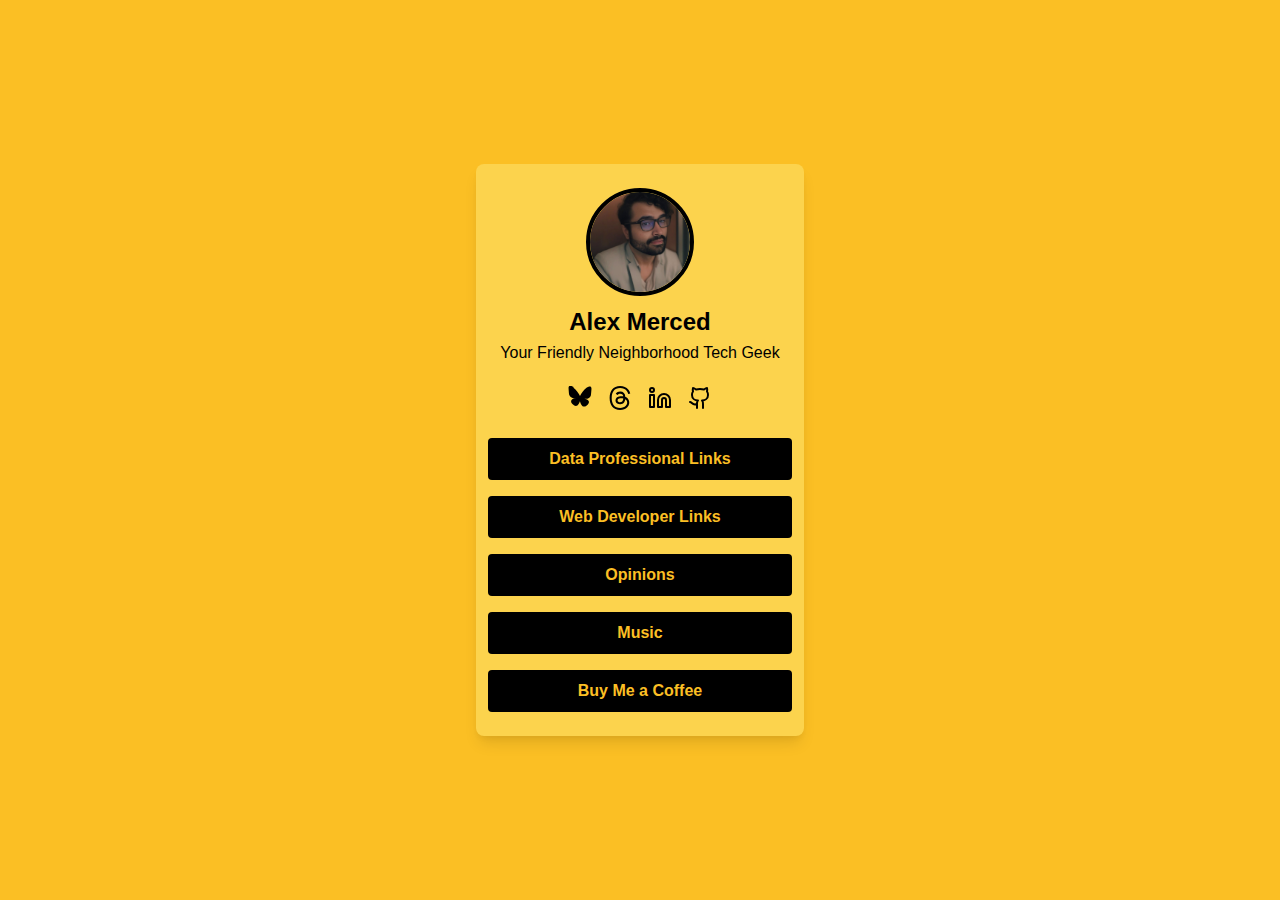
<file: index.html>
<!DOCTYPE html>
<html lang="en">
<head>
            <!-- Google tag (gtag.js) -->
            <script
            async
            src="https://www.googletagmanager.com/gtag/js?id=G-E736JN9CDX"
          ></script>
          <script>
            window.dataLayer = window.dataLayer || [];
            function gtag() {
              dataLayer.push(arguments);
            }
            gtag("js", new Date());
      
            gtag("config", "G-E736JN9CDX");
          </script>
    <meta charset="UTF-8">
    <meta name="viewport" content="width=device-width, initial-scale=1.0">
    <title>Alex Merced - Your Friendly Neighborhood Tech Geek</title>
    <style>
        body, html {
            margin: 0;
            padding: 0;
            font-family: Arial, sans-serif;
            background-color: #fbbf24; /* yellow-400 */
            min-height: 100vh;
            display: flex;
            justify-content: center;
            align-items: center;
        }

        .container {
            width: 100%;
            max-width: 400px;
            padding: 1rem;
            box-sizing: border-box;
        }

        .content {
            background-color: #fcd34d; /* yellow-300 */
            border-radius: 0.5rem;
            box-shadow: 0 10px 15px -3px rgba(0, 0, 0, 0.1),
                        0 4px 6px -2px rgba(0, 0, 0, 0.05);
            padding: 1.5rem;
            box-sizing: border-box;
            text-align: center;
        }

        header {
            margin-bottom: 1.5rem;
        }

        .avatar {
            width: 100px;
            height: 100px;
            border-radius: 50%;
            border: 4px solid black;
            object-fit: cover;
        }

        h1 {
            margin: 0.5rem 0;
            color: black;
            font-size: 1.5rem;
        }

        p {
            margin: 0;
            color: black;
        }

        .social-links {
            display: flex;
            justify-content: center;
            gap: 1rem;
            margin-bottom: 1.5rem;
        }

        .social-links a {
            color: black;
            transition: color 0.3s ease;
        }

        .social-links a:hover {
            color: #d97706; /* yellow-600 */
        }

        .links {
            display: flex;
            flex-direction: column;
            align-items: center; /* Center the buttons */
            gap: 1rem;
        }

        .link-button {
            display: block;
            width: 100%; /* Ensure full width */
            max-width: 320px; /* Limit button width for a better layout */
            padding: 0.75rem;
            background-color: black;
            color: #fbbf24; /* yellow-400 */
            text-align: center;
            text-decoration: none;
            border-radius: 0.25rem;
            font-weight: bold;
            transition: background-color 0.3s ease, color 0.3s ease;
        }

        .link-button:hover {
            background-color: #d97706; /* yellow-600 */
            color: black;
        }

        @media (max-width: 768px) {
            .content {
                padding: 1rem;
            }

            .avatar {
                width: 80px;
                height: 80px;
            }

            h1 {
                font-size: 1.25rem;
            }

            .link-button {
                padding: 0.5rem;
                font-size: 0.9rem;
            }
        }
    </style>
</head>
<body>
    <div class="container">
        <div class="content">
            <header>
                <img src="/headshot/3.jpg" alt="Profile Picture" class="avatar">
                <h1>Alex Merced</h1>
                <p>Your Friendly Neighborhood Tech Geek</p>
            </header>
            
            <nav class="social-links">
                <a href="https://bsky.app/profile/alextalksdatalakehouses.fyi" aria-label="BlueSky">
                    <svg width="24" height="21" version="1.1" xmlns="http://www.w3.org/2000/svg" viewBox="0 0 600 530">
                        <path d="m135.72 44.03c66.496 49.921 138.02 151.14 164.28 205.46 26.262-54.316 97.782-155.54 164.28-205.46 47.98-36.021 125.72-63.892 125.72 24.795 0 17.712-10.155 148.79-16.111 170.07-20.703 73.984-96.144 92.854-163.25 81.433 117.3 19.964 147.14 86.092 82.697 152.22-122.39 125.59-175.91-31.511-189.63-71.766-2.514-7.3797-3.6904-10.832-3.7077-7.8964-0.0174-2.9357-1.1937 0.51669-2.514-7.8964-13.716 40.256-67.243 197.36-189.63 71.766-64.442-66.127-34.598-132.26 82.697-152.22-67.11 11.421-142.55-7.4488-163.25-81.433-5.9563-21.285-16.111-152.36-16.111-170.07 0-88.688 77.742-60.816 125.72-24.795z" />
                    </svg>
                </a>
                <a href="https://www.threads.net/@alexmerced" aria-label="Threads">
                    <svg aria-label="Threads" viewBox="0 0 192 192" xmlns="http://www.w3.org/2000/svg" width="24" height="24">
                        <path class="x19hqcy" d="M141.537 88.9883C140.71 88.5919 139.87 88.2104 139.019 87.8451C137.537 60.5382 122.616 44.905 97.5619 44.745C97.4484 44.7443 97.3355 44.7443 97.222 44.7443C82.2364 44.7443 69.7731 51.1409 62.102 62.7807L75.881 72.2328C81.6116 63.5383 90.6052 61.6848 97.2286 61.6848C97.3051 61.6848 97.3819 61.6848 97.4576 61.6855C105.707 61.7381 111.932 64.1366 115.961 68.814C118.893 72.2193 120.854 76.925 121.825 82.8638C114.511 81.6207 106.601 81.2385 98.145 81.7233C74.3247 83.0954 59.0111 96.9879 60.0396 116.292C60.5615 126.084 65.4397 134.508 73.775 140.011C80.8224 144.663 89.899 146.938 99.3323 146.423C111.79 145.74 121.563 140.987 128.381 132.296C133.559 125.696 136.834 117.143 138.28 106.366C144.217 109.949 148.617 114.664 151.047 120.332C155.179 129.967 155.42 145.8 142.501 158.708C131.182 170.016 117.576 174.908 97.0135 175.059C74.2042 174.89 56.9538 167.575 45.7381 153.317C35.2355 139.966 29.8077 120.682 29.6052 96C29.8077 71.3178 35.2355 52.0336 45.7381 38.6827C56.9538 24.4249 74.2039 17.11 97.0132 16.9405C119.988 17.1113 137.539 24.4614 149.184 38.788C154.894 45.8136 159.199 54.6488 162.037 64.9503L178.184 60.6422C174.744 47.9622 169.331 37.0357 161.965 27.974C147.036 9.60668 125.202 0.195148 97.0695 0H96.9569C68.8816 0.19447 47.2921 9.6418 32.7883 28.0793C19.8819 44.4864 13.2244 67.3157 13.0007 95.9325L13 96L13.0007 96.0675C13.2244 124.684 19.8819 147.514 32.7883 163.921C47.2921 182.358 68.8816 191.806 96.9569 192H97.0695C122.03 191.827 139.624 185.292 154.118 170.811C173.081 151.866 172.51 128.119 166.26 113.541C161.776 103.087 153.227 94.5962 141.537 88.9883ZM98.4405 129.507C88.0005 130.095 77.1544 125.409 76.6196 115.372C76.2232 107.93 81.9158 99.626 99.0812 98.6368C101.047 98.5234 102.976 98.468 104.871 98.468C111.106 98.468 116.939 99.0737 122.242 100.233C120.264 124.935 108.662 128.946 98.4405 129.507Z"></path>
                    </svg>
                </a>
                <a href="https://www.linkedin.com/in/alexmerced" aria-label="LinkedIn">
                    <svg xmlns="http://www.w3.org/2000/svg" width="24" height="24" viewBox="0 0 24 24" fill="none" stroke="currentColor" stroke-width="2" stroke-linecap="round" stroke-linejoin="round"><path d="M16 8a6 6 0 0 1 6 6v7h-4v-7a2 2 0 0 0-2-2 2 2 0 0 0-2 2v7h-4v-7a6 6 0 0 1 6-6z"></path><rect width="4" height="12" x="2" y="9"></rect><circle cx="4" cy="4" r="2"></circle></svg>
                </a>
                <a href="https://www.github.com/alexmercedcoder" aria-label="GitHub">
                    <svg xmlns="http://www.w3.org/2000/svg" width="24" height="24" viewBox="0 0 24 24" fill="none" stroke="currentColor" stroke-width="2" stroke-linecap="round" stroke-linejoin="round"><path d="M15 22v-4a4.8 4.8 0 0 0-1-3.5c3 0 6-2 6-5.5.08-1.25-.27-2.48-1-3.5.28-1.15.28-2.35 0-3.5 0 0-1 0-3 1.5-2.64-.5-5.36-.5-8 0C6 2 5 2 5 2c-.3 1.15-.3 2.35 0 3.5A5.403 5.403 0 0 0 4 9c0 3.5 3 5.5 6 5.5-.39.49-.68 1.05-.85 1.65-.17.6-.22 1.23-.15 1.85v4"></path><path d="M9 18c-4.51 2-5-2-7-2"></path></svg>
                </a>
            </nav>
            
            <div class="links">
                <a href="/data" class="link-button">Data Professional Links</a>
                <a href="/web" class="link-button">Web Developer Links</a>
                <a href="/opinion" class="link-button">Opinions</a>
                <a href="/music" class="link-button">Music</a>
                <a href="https://buymeacoffee.com/alexmerced" class="link-button">Buy Me a Coffee</a>
            </div>
        </div>
    </div>
</body>
</html>
</file>
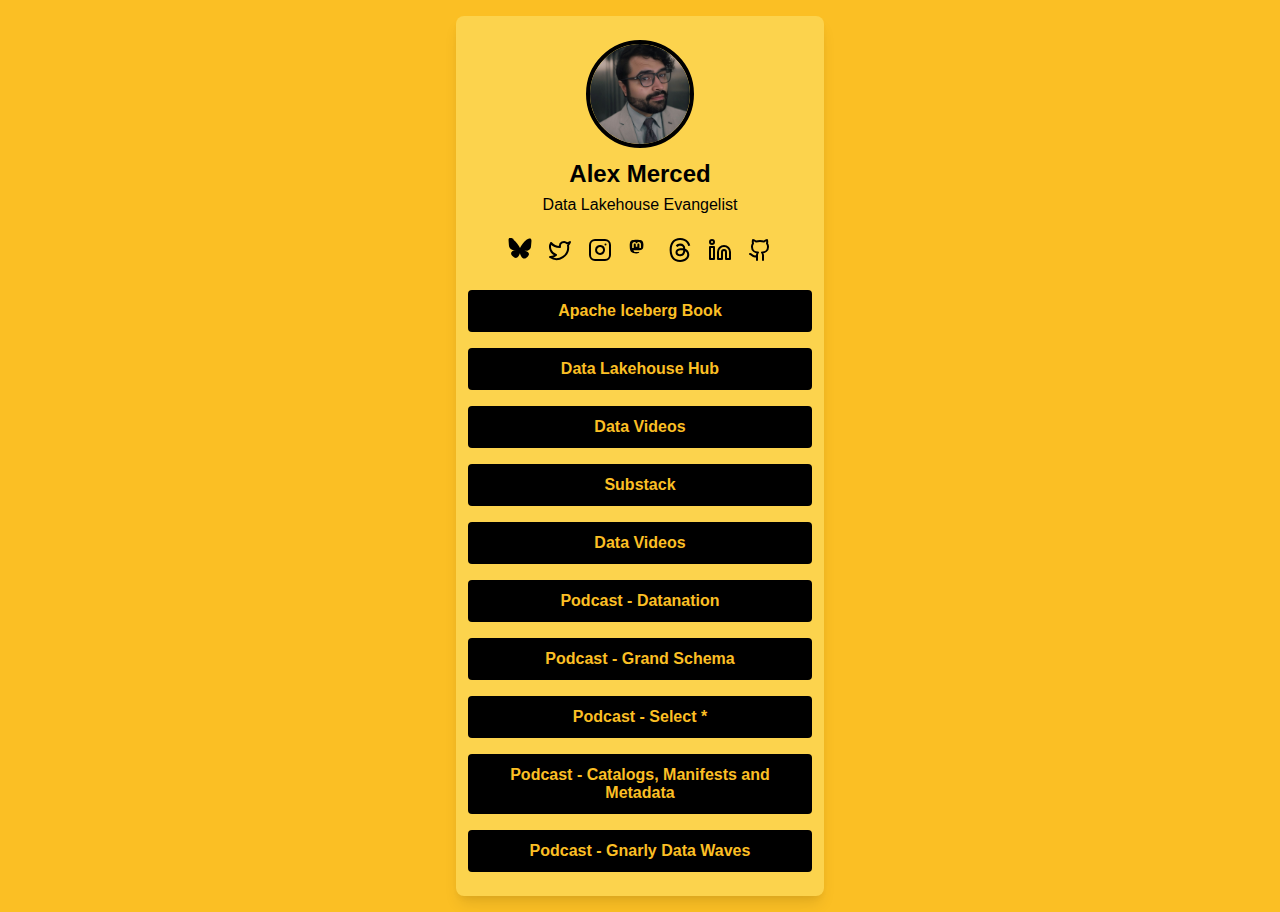
<file: data/index.html>
<!DOCTYPE html>
<html lang="en">
<head>
            <!-- Google tag (gtag.js) -->
            <script
            async
            src="https://www.googletagmanager.com/gtag/js?id=G-E736JN9CDX"
          ></script>
          <script>
            window.dataLayer = window.dataLayer || [];
            function gtag() {
              dataLayer.push(arguments);
            }
            gtag("js", new Date());
      
            gtag("config", "G-E736JN9CDX");
          </script>
    <meta charset="UTF-8">
    <meta name="viewport" content="width=device-width, initial-scale=1.0">
    <title>Alex Merced - Data Professional</title>
    <style>
        body, html {
            margin: 0;
            padding: 0;
            font-family: Arial, sans-serif;
            background-color: #fbbf24; /* yellow-400 */
            min-height: 100vh;
            display: flex;
            justify-content: center;
            align-items: center;
        }

        .container {
            width: 100%;
            max-width: 400px;
            padding: 1rem;
            box-sizing: border-box;
        }

        .content {
            background-color: #fcd34d; /* yellow-300 */
            border-radius: 0.5rem;
            box-shadow: 0 10px 15px -3px rgba(0, 0, 0, 0.1),
                        0 4px 6px -2px rgba(0, 0, 0, 0.05);
            padding: 1.5rem;
            box-sizing: border-box;
            text-align: center;
        }

        header {
            margin-bottom: 1.5rem;
        }

        .avatar {
            width: 100px;
            height: 100px;
            border-radius: 50%;
            border: 4px solid black;
            object-fit: cover;
        }

        h1 {
            margin: 0.5rem 0;
            color: black;
            font-size: 1.5rem;
        }

        p {
            margin: 0;
            color: black;
        }

        .social-links {
            display: flex;
            justify-content: center;
            gap: 1rem;
            margin-bottom: 1.5rem;
        }

        .social-links a {
            color: black;
            transition: color 0.3s ease;
        }

        .social-links a:hover {
            color: #d97706; /* yellow-600 */
        }

        .links {
            display: flex;
            flex-direction: column;
            align-items: center; /* Center the buttons */
            gap: 1rem;
        }

        .link-button {
            display: block;
            width: 100%; /* Ensure full width */
            max-width: 320px; /* Limit button width for a better layout */
            padding: 0.75rem;
            background-color: black;
            color: #fbbf24; /* yellow-400 */
            text-align: center;
            text-decoration: none;
            border-radius: 0.25rem;
            font-weight: bold;
            transition: background-color 0.3s ease, color 0.3s ease;
        }

        .link-button:hover {
            background-color: #d97706; /* yellow-600 */
            color: black;
        }

        @media (max-width: 768px) {
            .content {
                padding: 1rem;
            }

            .avatar {
                width: 80px;
                height: 80px;
            }

            h1 {
                font-size: 1.25rem;
            }

            .link-button {
                padding: 0.5rem;
                font-size: 0.9rem;
            }
        }
    </style>
</head>
<body>
    <div class="container">
        <div class="content">
            <header>
                <img src="/headshot/5.jpg" alt="Profile Picture" class="avatar">
                <h1>Alex Merced</h1>
                <p>Data Lakehouse Evangelist</p>
            </header>
            
            <nav class="social-links">
                <a href="https://bsky.app/profile/alextalksdatalakehouses.fyi" aria-label="BlueSky">
                    <svg width="24" height="21" version="1.1" xmlns="http://www.w3.org/2000/svg" viewBox="0 0 600 530">
                        <path d="m135.72 44.03c66.496 49.921 138.02 151.14 164.28 205.46 26.262-54.316 97.782-155.54 164.28-205.46 47.98-36.021 125.72-63.892 125.72 24.795 0 17.712-10.155 148.79-16.111 170.07-20.703 73.984-96.144 92.854-163.25 81.433 117.3 19.964 147.14 86.092 82.697 152.22-122.39 125.59-175.91-31.511-189.63-71.766-2.514-7.3797-3.6904-10.832-3.7077-7.8964-0.0174-2.9357-1.1937 0.51669-2.514-7.8964-13.716 40.256-67.243 197.36-189.63 71.766-64.442-66.127-34.598-132.26 82.697-152.22-67.11 11.421-142.55-7.4488-163.25-81.433-5.9563-21.285-16.111-152.36-16.111-170.07 0-88.688 77.742-60.816 125.72-24.795z" />
                    </svg>
                </a>
                <a href="#" aria-label="Twitter">
                    <svg xmlns="http://www.twitter.com/amdatalakehouse" width="24" height="24" viewBox="0 0 24 24" fill="none" stroke="currentColor" stroke-width="2" stroke-linecap="round" stroke-linejoin="round"><path d="M22 4s-.7 2.1-2 3.4c1.6 10-9.4 17.3-18 11.6 2.2.1 4.4-.6 6-2C3 15.5.5 9.6 3 5c2.2 2.6 5.6 4.1 9 4-.9-4.2 4-6.6 7-3.8 1.1 0 3-1.2 3-1.2z"></path></svg>
                </a>
                <a href="https://www.instagram.com/alexmercedcoder" aria-label="Instagram">
                    <svg xmlns="http://www.w3.org/2000/svg" width="24" height="24" viewBox="0 0 24 24" fill="none" stroke="currentColor" stroke-width="2" stroke-linecap="round" stroke-linejoin="round"><rect width="20" height="20" x="2" y="2" rx="5" ry="5"></rect><path d="M16 11.37A4 4 0 1 1 12.63 8 4 4 0 0 1 16 11.37z"></path><line x1="17.5" x2="17.51" y1="6.5" y2="6.5"></line></svg>
                </a>
                <a href="https://data-folks.masto.host/@alexmerced" aria-label="Mastodon">
                    <svg width="24" height="24" viewBox="-2 -2 28 28" fill="none" stroke="black" stroke-width="2" stroke-linecap="round" stroke-linejoin="round">
                        <path fill="black" d="M 15.659 9.592 C 15.424 10.72 13.553 11.956 11.404 12.195 C 10.283 12.32 9.18 12.434 8.003 12.384 C 6.079 12.302 4.56 11.956 4.56 11.956 C 4.56 12.13 4.572 12.297 4.595 12.452 C 4.845 14.224 6.478 14.33 8.025 14.379 C 9.586 14.429 10.976 14.02 10.976 14.02 L 11.04 15.337 C 11.04 15.337 9.948 15.884 8.003 15.984 C 6.93 16.039 5.598 15.959 4.047 15.576 C 0.683 14.746 0.104 11.4 0.015 8.006 C -0.012 6.998 0.005 6.048 0.005 5.253 C 0.005 1.782 2.443 0.765 2.443 0.765 C 3.672 0.238 5.782 0.017 7.975 0 L 8.029 0 C 10.221 0.017 12.332 0.238 13.561 0.765 C 13.561 0.765 15.999 1.782 15.999 5.253 C 15.999 5.253 16.03 7.814 15.659 9.592 Z M 13.124 5.522 L 13.124 9.725 L 11.339 9.725 L 11.339 5.646 C 11.339 4.786 10.951 4.35 10.175 4.35 C 9.317 4.35 8.887 4.867 8.887 5.891 L 8.887 8.124 L 7.113 8.124 L 7.113 5.891 C 7.113 4.867 6.683 4.35 5.825 4.35 C 5.049 4.35 4.661 4.786 4.661 5.646 L 4.661 9.725 L 2.876 9.725 L 2.876 5.522 C 2.876 4.663 3.111 3.981 3.582 3.476 C 4.067 2.971 4.703 2.712 5.493 2.712 C 6.406 2.712 7.098 3.039 7.555 3.695 L 8 4.39 L 8.445 3.695 C 8.902 3.039 9.594 2.712 10.507 2.712 C 11.297 2.712 11.933 2.971 12.418 3.476 C 12.889 3.981 13.124 4.663 13.124 5.522 Z" style="stroke:none;stroke-miterlimit:10;fill-rule:evenodd;"/>
                    </svg>
                    
                </a>
                <a href="https://www.threads.net/@alexmercedcoder" aria-label="Threads">
                    <svg aria-label="Threads" viewBox="0 0 192 192" xmlns="http://www.w3.org/2000/svg" width="24" height="24">
                        <path class="x19hqcy" d="M141.537 88.9883C140.71 88.5919 139.87 88.2104 139.019 87.8451C137.537 60.5382 122.616 44.905 97.5619 44.745C97.4484 44.7443 97.3355 44.7443 97.222 44.7443C82.2364 44.7443 69.7731 51.1409 62.102 62.7807L75.881 72.2328C81.6116 63.5383 90.6052 61.6848 97.2286 61.6848C97.3051 61.6848 97.3819 61.6848 97.4576 61.6855C105.707 61.7381 111.932 64.1366 115.961 68.814C118.893 72.2193 120.854 76.925 121.825 82.8638C114.511 81.6207 106.601 81.2385 98.145 81.7233C74.3247 83.0954 59.0111 96.9879 60.0396 116.292C60.5615 126.084 65.4397 134.508 73.775 140.011C80.8224 144.663 89.899 146.938 99.3323 146.423C111.79 145.74 121.563 140.987 128.381 132.296C133.559 125.696 136.834 117.143 138.28 106.366C144.217 109.949 148.617 114.664 151.047 120.332C155.179 129.967 155.42 145.8 142.501 158.708C131.182 170.016 117.576 174.908 97.0135 175.059C74.2042 174.89 56.9538 167.575 45.7381 153.317C35.2355 139.966 29.8077 120.682 29.6052 96C29.8077 71.3178 35.2355 52.0336 45.7381 38.6827C56.9538 24.4249 74.2039 17.11 97.0132 16.9405C119.988 17.1113 137.539 24.4614 149.184 38.788C154.894 45.8136 159.199 54.6488 162.037 64.9503L178.184 60.6422C174.744 47.9622 169.331 37.0357 161.965 27.974C147.036 9.60668 125.202 0.195148 97.0695 0H96.9569C68.8816 0.19447 47.2921 9.6418 32.7883 28.0793C19.8819 44.4864 13.2244 67.3157 13.0007 95.9325L13 96L13.0007 96.0675C13.2244 124.684 19.8819 147.514 32.7883 163.921C47.2921 182.358 68.8816 191.806 96.9569 192H97.0695C122.03 191.827 139.624 185.292 154.118 170.811C173.081 151.866 172.51 128.119 166.26 113.541C161.776 103.087 153.227 94.5962 141.537 88.9883ZM98.4405 129.507C88.0005 130.095 77.1544 125.409 76.6196 115.372C76.2232 107.93 81.9158 99.626 99.0812 98.6368C101.047 98.5234 102.976 98.468 104.871 98.468C111.106 98.468 116.939 99.0737 122.242 100.233C120.264 124.935 108.662 128.946 98.4405 129.507Z"></path>
                    </svg>
                </a>
                <a href="https://www.linkedin.com/in/alexmerced" aria-label="LinkedIn">
                    <svg xmlns="http://www.w3.org/2000/svg" width="24" height="24" viewBox="0 0 24 24" fill="none" stroke="currentColor" stroke-width="2" stroke-linecap="round" stroke-linejoin="round"><path d="M16 8a6 6 0 0 1 6 6v7h-4v-7a2 2 0 0 0-2-2 2 2 0 0 0-2 2v7h-4v-7a6 6 0 0 1 6-6z"></path><rect width="4" height="12" x="2" y="9"></rect><circle cx="4" cy="4" r="2"></circle></svg>
                </a>
                <a href="https://www.github.com/alexmercedcoder" aria-label="GitHub">
                    <svg xmlns="http://www.w3.org/2000/svg" width="24" height="24" viewBox="0 0 24 24" fill="none" stroke="currentColor" stroke-width="2" stroke-linecap="round" stroke-linejoin="round"><path d="M15 22v-4a4.8 4.8 0 0 0-1-3.5c3 0 6-2 6-5.5.08-1.25-.27-2.48-1-3.5.28-1.15.28-2.35 0-3.5 0 0-1 0-3 1.5-2.64-.5-5.36-.5-8 0C6 2 5 2 5 2c-.3 1.15-.3 2.35 0 3.5A5.403 5.403 0 0 0 4 9c0 3.5 3 5.5 6 5.5-.39.49-.68 1.05-.85 1.65-.17.6-.22 1.23-.15 1.85v4"></path><path d="M9 18c-4.51 2-5-2-7-2"></path></svg>
                </a>
            </nav>
            
            <div class="links">
                <a href="https://hello.dremio.com/wp-apache-iceberg-the-definitive-guide-reg.html?utm_source=ev_alexsbiopage&utm_medium=influencer&utm_campaign=iceberg&utm_term=bioalexmerceccom&utm_content=alexmerced" class="link-button">Apache Iceberg Book</a>
                <a href="https://main.datalakehousehub.com" class="link-button">Data Lakehouse Hub</a>
                <a href="https://www.youtube.com/@alexmerceddata" class="link-button">Data Videos</a>
                <a href="https://amdatalakehouse.substack.com/" class="link-button">Substack</a>
                <a href="https://www.youtube.com/@alexmerceddata" class="link-button">Data Videos</a>
                <a href="https://open.spotify.com/show/3KHzqR9eFW6bJ1Tqoh2juM?si=fcc89d0de778487b" class="link-button">Podcast - Datanation</a>
                <a href="https://open.spotify.com/show/1xjcqyShdg4DTF12nBf2ca?si=d4d267306ccc4bc4" class="link-button">Podcast - Grand Schema</a>
                <a href="https://open.spotify.com/show/5ewGS1AK1lBhn8B0NQHl1r?si=14f7d5fad47a4110" class="link-button">Podcast - Select *</a>
                <a href="https://open.spotify.com/show/6hyWZj8k2o0Yuicr8PZesm?si=a0f1c563f27a43af" class="link-button">Podcast - Catalogs, Manifests and Metadata</a>
                <a href="https://open.spotify.com/show/5VWcweMaKiJvIsh4KPkUwM?si=abecd58404574e01" class="link-button">Podcast - Gnarly Data Waves</a>
            </div>
        </div>
    </div>
</body>
</html>
</file>
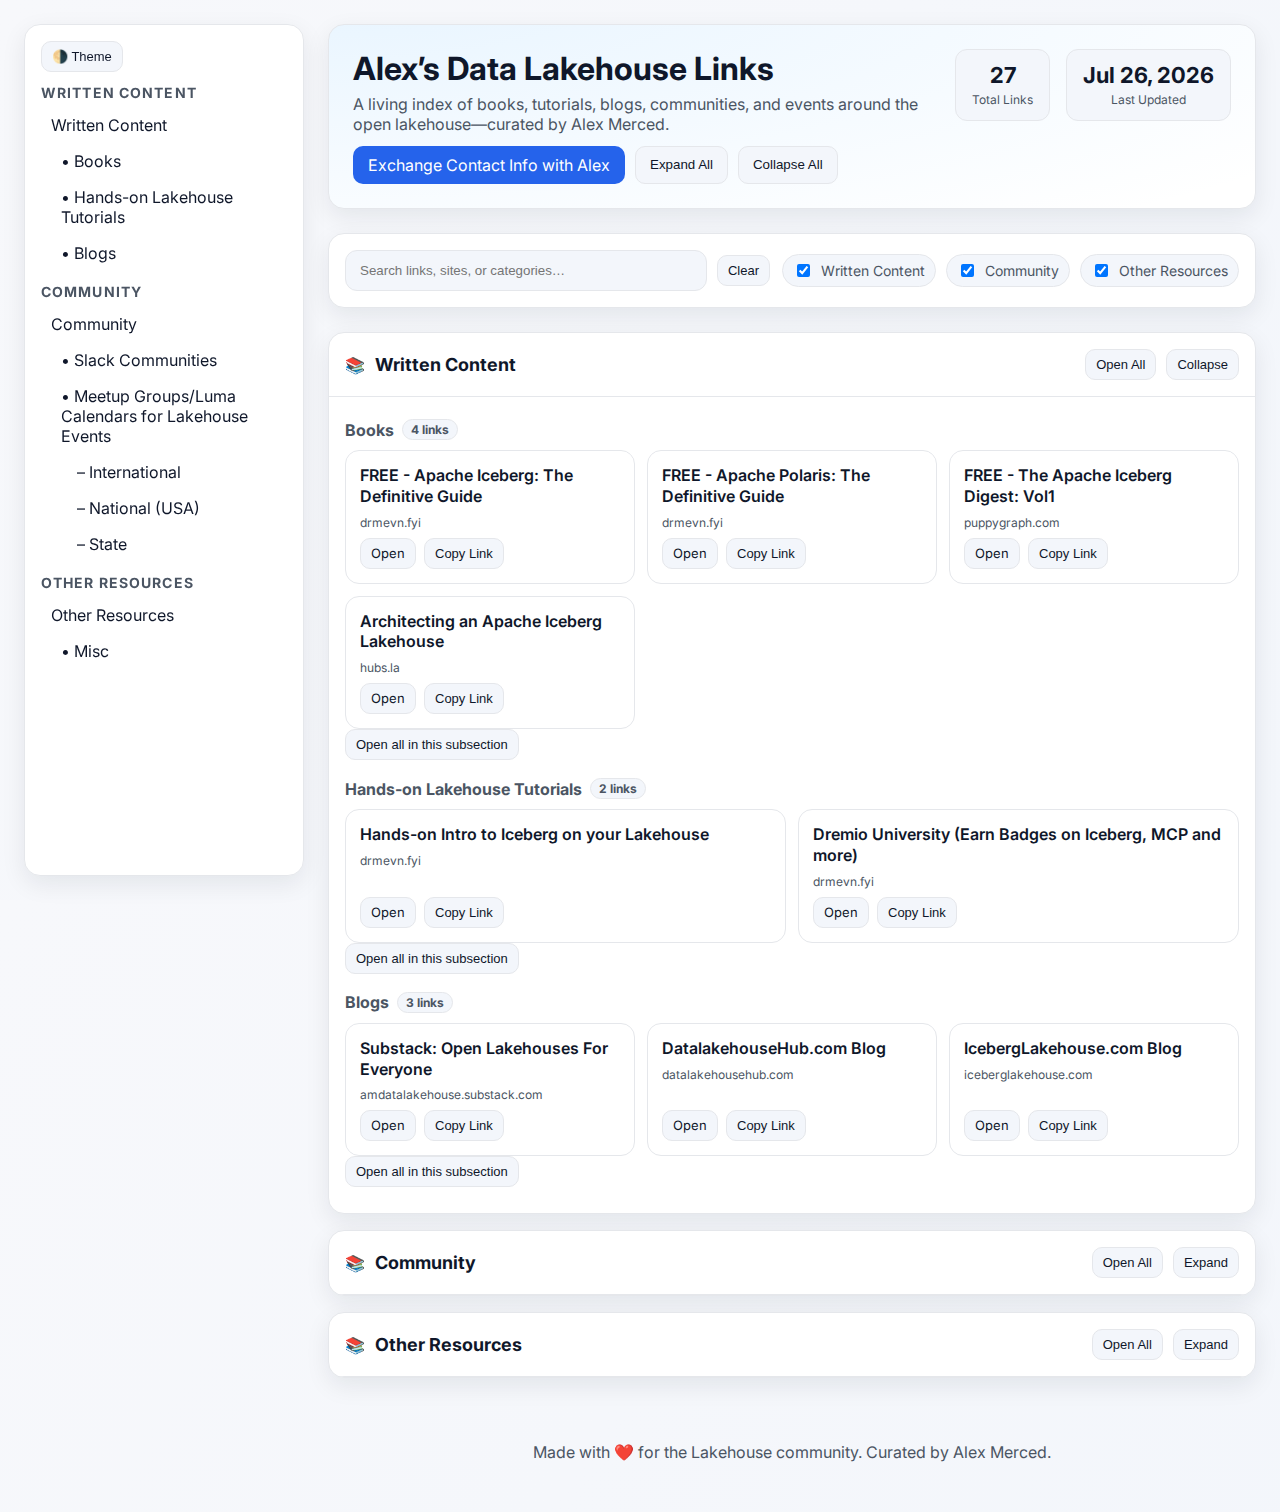
<file: lakehouse/index.html>
<!doctype html>
<html lang="en">
<head>
  <meta charset="utf-8" />
  <meta name="viewport" content="width=device-width, initial-scale=1" />
  <title>Alex’s Data Lakehouse Links</title>
  <meta name="description" content="Curated data lakehouse resources by Alex Merced: books, tutorials, blogs, communities, and meetups." />
  <link rel="preconnect" href="https://fonts.gstatic.com" crossorigin>
  <link rel="preload" href="https://fonts.googleapis.com/css2?family=Inter:wght@400;500;600;700&display=swap" as="style">
  <link href="https://fonts.googleapis.com/css2?family=Inter:wght@400;500;600;700&display=swap" rel="stylesheet">
  <link rel="stylesheet" href="/lakehouse/style.css" />
</head>
<body>
  <!-- =========================
       SITE WRAPPER
  ========================== -->
  <div class="layout">

    <!-- =========================
         SIDEBAR / TABLE OF CONTENTS
         (Auto-populated by app.js)
    ========================== -->
    <aside class="sidebar" aria-label="Table of contents">
      <div class="sidebar-inner">
        <button id="themeToggle" class="btn secondary small" aria-pressed="false" title="Toggle dark mode">🌗 Theme</button>
        <nav id="tocNav" class="toc"></nav>
      </div>
    </aside>

    <!-- =========================
         MAIN CONTENT
    ========================== -->
    <main class="main">

      <!-- =========================
           HERO
      ========================== -->
      <header class="hero" role="banner">
        <div class="hero-left">
          <h1>Alex’s Data Lakehouse Links</h1>
          <p class="subtitle">A living index of books, tutorials, blogs, communities, and events around the open lakehouse—curated by Alex Merced.</p>
          <div class="hero-actions">
            <a class="btn primary" href="https://dot.cards/alexmerced" target="_blank" rel="noopener">Exchange Contact Info with Alex</a>
            <button id="expandAll" class="btn ghost" title="Expand all sections">Expand All</button>
            <button id="collapseAll" class="btn ghost" title="Collapse all sections">Collapse All</button>
          </div>
        </div>
        <div class="hero-right">
          <div class="stat">
            <span id="totalLinks" class="stat-number">0</span>
            <span class="stat-label">Total Links</span>
          </div>
          <div class="stat">
            <span id="lastUpdated" class="stat-number">—</span>
            <span class="stat-label">Last Updated</span>
          </div>
        </div>
      </header>

      <!-- =========================
           GLOBAL CONTROLS
      ========================== -->
      <section class="controls" aria-label="Search and filters">
        <div class="search-wrap">
          <input id="searchInput" type="search" placeholder="Search links, sites, or categories…" aria-label="Search links" />
          <button id="clearSearch" class="btn secondary small" aria-label="Clear search">Clear</button>
        </div>
        <div class="filters-wrap">
          <label class="filter">
            <input type="checkbox" class="filter-checkbox" value="Written Content" checked />
            <span>Written Content</span>
          </label>
          <label class="filter">
            <input type="checkbox" class="filter-checkbox" value="Community" checked />
            <span>Community</span>
          </label>
          <label class="filter">
            <input type="checkbox" class="filter-checkbox" value="Other Resources" checked />
            <span>Other Resources</span>
          </label>
        </div>
      </section>

      <!-- =========================
           CONTENT SECTIONS (ACCORDIONS)
           These are populated by app.js from the data model.
      ========================== -->
      <div id="contentRoot" class="sections"></div>

      <!-- =========================
           FOOTER
      ========================== -->
      <footer class="footer">
        <p>Made with ❤️ for the Lakehouse community. Curated by Alex Merced.</p>
      </footer>

    </main>
  </div>

  <script src="/lakehouse/app.js"></script>
</body>
</html>
</file>
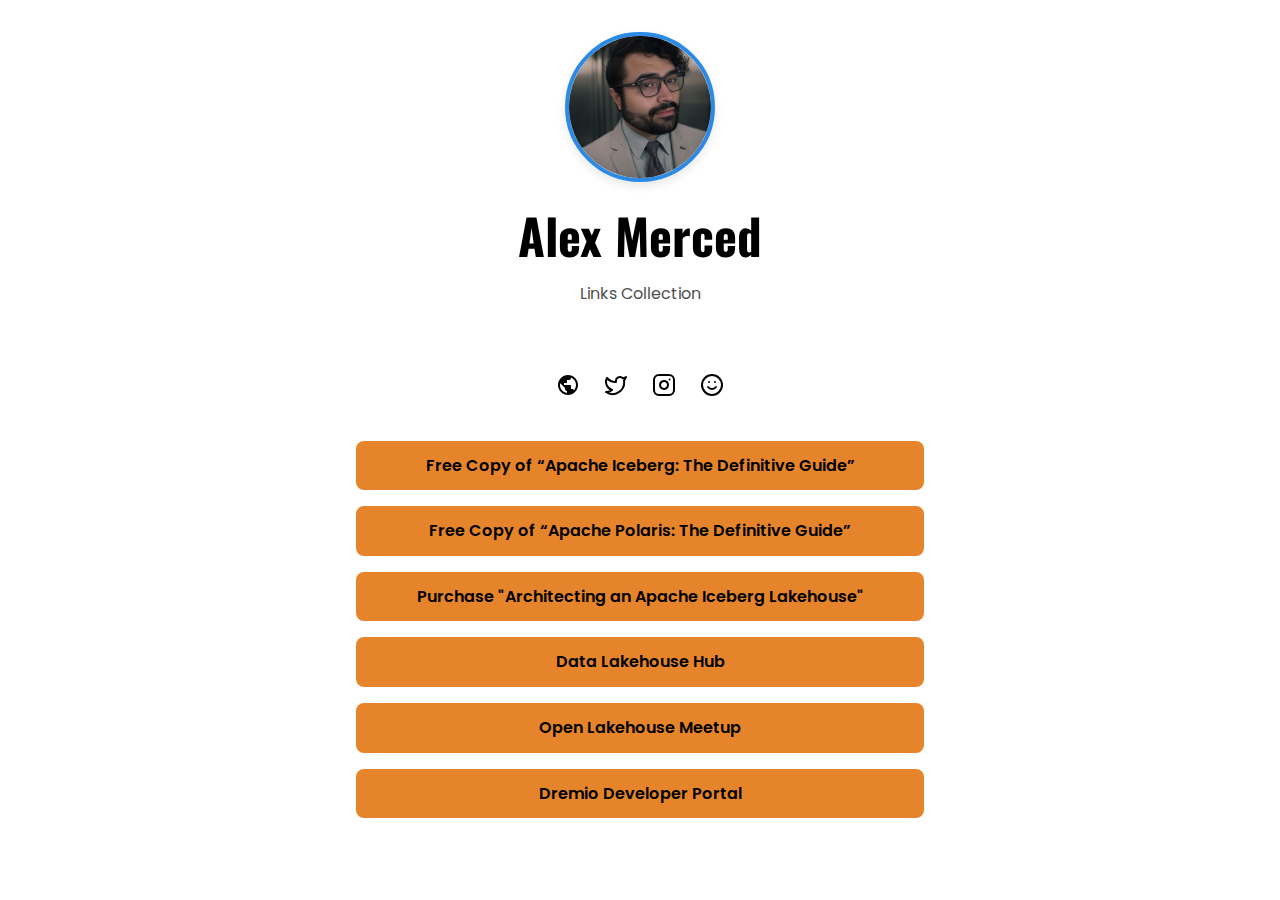
<file: links/index.html>
<!DOCTYPE html>
<html lang="en">
<head>
    <!-- Google tag (gtag.js) -->
    <script async src="https://www.googletagmanager.com/gtag/js?id=G-E736JN9CDX"></script>
    <script>
      window.dataLayer = window.dataLayer || [];
      function gtag() { dataLayer.push(arguments); }
      gtag("js", new Date());
      gtag("config", "G-E736JN9CDX");
    </script>
    <meta charset="UTF-8">
    <meta name="viewport" content="width=device-width, initial-scale=1.0">
    <title>Alex Merced - All Links</title>
    <link rel="stylesheet" href="/style.css">
    <style>
        /* Loading state style */
        .loading {
            color: var(--text-color);
            text-align: center;
            padding: 1rem;
        }
        .error {
            color: red;
            text-align: center;
            padding: 1rem;
            background: #ffe6e6;
            border-radius: 0.5rem;
        }
    </style>
</head>
<body>
    <div class="container">
        <header>
            <img src="/headshot/5.jpg" alt="Profile Picture" class="avatar">
            <h1>Alex Merced</h1>
            <p class="text-muted">Links Collection</p>
        </header>

        <nav class="social-nav">
                <a href="https://bsky.app/profile/alextalksdatalakehouses.fyi" aria-label="BlueSky">
                    <svg width="24" height="24" viewBox="0 0 24 24" fill="currentColor">
                        <path d="M12 2C6.48 2 2 6.48 2 12s4.48 10 10 10 10-4.48 10-10S17.52 2 12 2zm-1 17.93c-3.95-.49-7-3.85-7-7.93 0-.62.08-1.21.21-1.79L9 15v1c0 1.1.9 2 2 2v1.93zm6.9-2.54c-.26-.81-1-1.39-1.9-1.39h-1v-3c0-.55-.45-1-1-1H8v-2h2c.55 0 1-.45 1-1V7h2c1.1 0 2-.9 2-2v-.41c2.93 1.19 5 4.06 5 7.41 0 2.08-.8 3.97-2.1 5.39z"/>
                    </svg>
                </a>
                <a href="#" aria-label="Twitter">
                    <svg xmlns="http://www.twitter.com/amdatalakehouse" width="24" height="24" viewBox="0 0 24 24" fill="none" stroke="currentColor" stroke-width="2" stroke-linecap="round" stroke-linejoin="round"><path d="M22 4s-.7 2.1-2 3.4c1.6 10-9.4 17.3-18 11.6 2.2.1 4.4-.6 6-2C3 15.5.5 9.6 3 5c2.2 2.6 5.6 4.1 9 4-.9-4.2 4-6.6 7-3.8 1.1 0 3-1.2 3-1.2z"></path></svg>
                </a>
                <a href="https://www.instagram.com/alexmercedcoder" aria-label="Instagram">
                    <svg xmlns="http://www.w3.org/2000/svg" width="24" height="24" viewBox="0 0 24 24" fill="none" stroke="currentColor" stroke-width="2" stroke-linecap="round" stroke-linejoin="round"><rect width="20" height="20" x="2" y="2" rx="5" ry="5"></rect><path d="M16 11.37A4 4 0 1 1 12.63 8 4 4 0 0 1 16 11.37z"></path><line x1="17.5" x2="17.51" y1="6.5" y2="6.5"></line></svg>
                </a>
                <a href="https://me.dm/@thealexmerced" aria-label="Mastodon">
                    <svg width="24" height="24" viewBox="0 0 24 24" fill="none" stroke="currentColor" stroke-width="2" stroke-linecap="round" stroke-linejoin="round"><circle cx="12" cy="12" r="10"></circle><path d="M8 14s1.5 2 4 2 4-2 4-2"></path><line x1="9" y1="9" x2="9.01" y2="9"></line><line x1="15" y1="9" x2="15.01" y2="9"></line></svg>
                </a>
        </nav>
        
        <main class="links-list" id="links-container" style="width: 100%;">
            <div class="loading">Loading links...</div>
        </main>
    </div>

    <script>
        document.addEventListener('DOMContentLoaded', async () => {
            const container = document.getElementById('links-container');
            
            try {
                const response = await fetch('/links/links.json', { cache: 'no-store' });
                if (!response.ok) throw new Error('Failed to load links');
                
                const links = await response.json();
                
                if (!Array.isArray(links)) throw new Error('Invalid links data');
                
                // Clear loading message
                container.innerHTML = '';
                
                links.forEach(link => {
                    const { link_text, description, url, new_window } = link;
                    
                    if (!link_text || !url) return;
                    
                    const a = document.createElement('a');
                    a.href = url;
                    a.className = 'btn btn-secondary';
                    a.textContent = link_text;
                    
                    if (description) {
                        a.title = description; // Simple tooltip
                    }
                    
                    // Default to opening in new window unless explicitly false
                    if (new_window !== false) {
                        a.target = '_blank';
                        a.rel = 'noopener noreferrer';
                    }
                    
                    container.appendChild(a);
                });
                
            } catch (error) {
                console.error('Error loading links:', error);
                container.innerHTML = `<div class="error">
                    <p>Unable to load links at this time.</p>
                    <small>${error.message}</small>
                </div>`;
            }
        });
    </script>
</body>
</html>
</file>
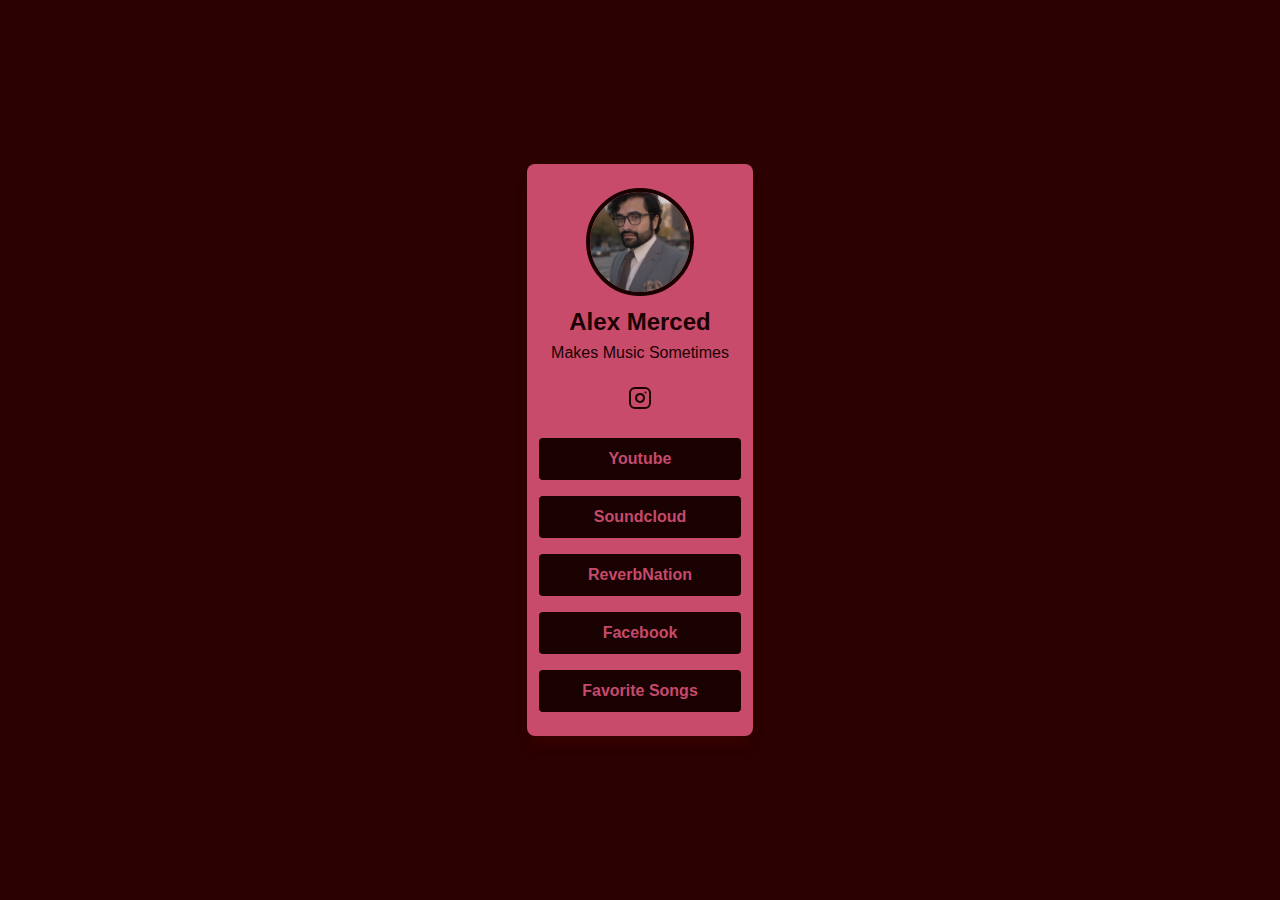
<file: music/index.html>
<!DOCTYPE html>
<html lang="en">
<head>
            <!-- Google tag (gtag.js) -->
            <script
            async
            src="https://www.googletagmanager.com/gtag/js?id=G-E736JN9CDX"
          ></script>
          <script>
            window.dataLayer = window.dataLayer || [];
            function gtag() {
              dataLayer.push(arguments);
            }
            gtag("js", new Date());
      
            gtag("config", "G-E736JN9CDX");
          </script>
    <meta charset="UTF-8">
    <meta name="viewport" content="width=device-width, initial-scale=1.0">
    <title>Alex Merced Music</title>
    <style>
        :root {
            --body-bg: rgb(43, 1, 1);
            --primary-color: rgba(230, 88, 128, 0.847);
            --secondary-color: rgb(26, 2, 2);
            --accent-color: rgb(212, 32, 179);
            
        }
        body, html {
            margin: 0;
            padding: 0;
            font-family: Arial, sans-serif;
            background-color: var(--body-bg); /* yellow-400 */
            min-height: 100vh;
            display: flex;
            justify-content: center;
            align-items: center;
        }

        .container {
            width: 100%;
            max-width: 400px;
            padding: 1rem;
            box-sizing: border-box;
        }

        .content {
            background-color: var(--primary-color); /* yellow-300 */
            border-radius: 0.5rem;
            box-shadow: 0 10px 15px -3px rgba(204, 17, 17, 0.1),
                        0 4px 6px -2px rgba(0, 0, 0, 0.05);
            padding: 1.5rem;
            box-sizing: border-box;
            text-align: center;
        }

        header {
            margin-bottom: 1.5rem;
        }

        .avatar {
            width: 100px;
            height: 100px;
            border-radius: 50%;
            border: 4px solid var(--secondary-color);
            object-fit: cover;
        }

        h1 {
            margin: 0.5rem 0;
            color: var(--secondary-color);
            font-size: 1.5rem;
        }

        p {
            margin: 0;
            color: var(--secondary-color);
        }

        .social-links {
            display: flex;
            justify-content: center;
            gap: 1rem;
            margin-bottom: 1.5rem;
        }

        .social-links a {
            color: var(--secondary-color);
            transition: color 0.3s ease;
        }

        .social-links a:hover {
            color: var(--accent-color); /* yellow-600 */
        }

        .links {
            display: flex;
            flex-direction: column;
            align-items: center; /* Center the buttons */
            gap: 1rem;
        }

        .link-button {
            display: block;
            width: 100%; /* Ensure full width */
            max-width: 320px; /* Limit button width for a better layout */
            padding: 0.75rem;
            background-color: var(--secondary-color);
            color: var(--primary-color); /* yellow-400 */
            text-align: center;
            text-decoration: none;
            border-radius: 0.25rem;
            font-weight: bold;
            transition: background-color 0.3s ease, color 0.3s ease;
        }

        .link-button:hover {
            background-color: var(--accent-color); /* yellow-600 */
            color: var(--secondary-color);
        }

        @media (max-width: 768px) {
            .content {
                padding: 1rem;
            }

            .avatar {
                width: 80px;
                height: 80px;
            }

            h1 {
                font-size: 1.25rem;
            }

            .link-button {
                padding: 0.5rem;
                font-size: 0.9rem;
            }
        }
    </style>
</head>
<body>
    <div class="container">
        <div class="content">
            <header>
                <img src="/headshot/1.jpg" alt="Profile Picture" class="avatar">
                <h1>Alex Merced</h1>
                <p>Makes Music Sometimes</p>
            </header>
            
            <nav class="social-links">
                <a href="https://www.instagram.com/alexmercedmusic" aria-label="Instagram">
                    <svg xmlns="http://www.w3.org/2000/svg" width="24" height="24" viewBox="0 0 24 24" fill="none" stroke="currentColor" stroke-width="2" stroke-linecap="round" stroke-linejoin="round"><rect width="20" height="20" x="2" y="2" rx="5" ry="5"></rect><path d="M16 11.37A4 4 0 1 1 12.63 8 4 4 0 0 1 16 11.37z"></path><line x1="17.5" x2="17.51" y1="6.5" y2="6.5"></line></svg>
                </a>
            </nav>
            
            <div class="links">
                <a href="https://www.youtube.com/user/AlexMercedMusic" class="link-button">Youtube</a>
                <a href="https://soundcloud.com/alexmerced" class="link-button">Soundcloud</a>
                <a href="https://www.reverbnation.com/alexmerced" class="link-button">ReverbNation</a>
                <a href="https://www.facebook.com/AlexMercedMusic/" class="link-button">Facebook</a>
                <a href="https://www.youtube.com/playlist?list=PL2329BED4F2295CAD" class="link-button">Favorite Songs</a>
            </div>
        </div>
    </div>
</body>
</html>
</file>
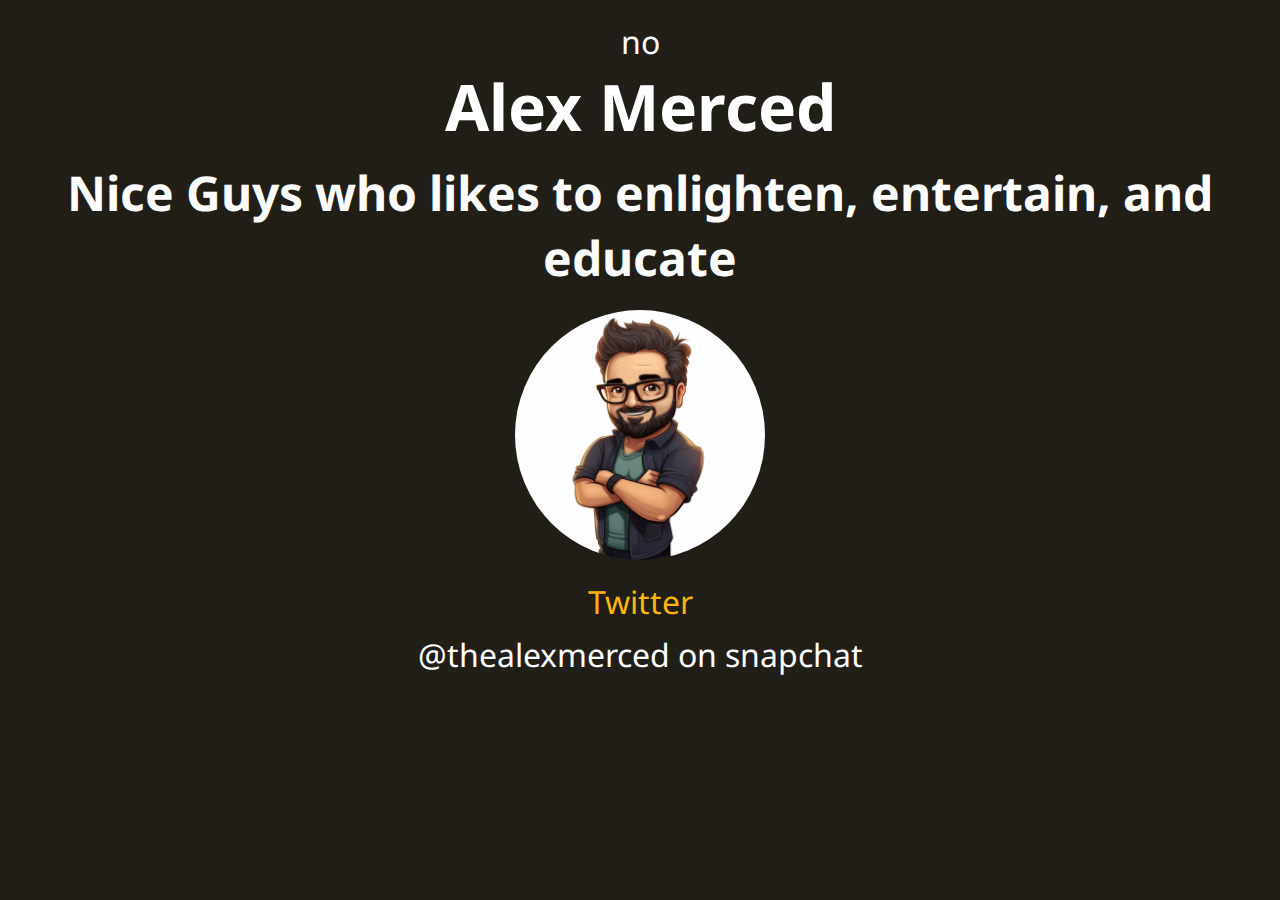
<file: mylinks/index.html>
no<!DOCTYPE html>
<html lang="en"></html>
<html>
<head>
            <!-- Google tag (gtag.js) -->
            <script
            async
            src="https://www.googletagmanager.com/gtag/js?id=G-E736JN9CDX"
          ></script>
          <script>
            window.dataLayer = window.dataLayer || [];
            function gtag() {
              dataLayer.push(arguments);
            }
            gtag("js", new Date());
      
            gtag("config", "G-E736JN9CDX");
          </script>
        <!-- Google tag (gtag.js) -->
        <script
        async
        src="https://www.googletagmanager.com/gtag/js?id=G-E736JN9CDX"
      ></script>
      <script>
        window.dataLayer = window.dataLayer || [];
        function gtag() {
          dataLayer.push(arguments);
        }
        gtag("js", new Date());
  
        gtag("config", "G-E736JN9CDX");
      </script>
    <meta charset="UTF-8">
    <meta name="viewport" content="width=device-width, initial-scale=1.0">
    <link rel="icon" type="image/x-icon" href="/favicon.ico">
    <title>Alex Merced - Personal Social Links</title>
    <style>

        @import url('https://fonts.googleapis.com/css2?family=Noto+Sans&display=swap');

        /* Dark mode color scheme with CSS variables */
        :root {
            --background-color: rgb(33, 30, 24);
            --text-color: #ffffff;
            --link-color: #fdb50d;
            --link-hover-color: #e7d05f;
        }

        /* Basic reset for padding and margin */
        *, *::before, *::after {
            box-sizing: border-box;
            margin: 0;
            padding: 0;
        }

        body {
            background-color: var(--background-color);
            color: var(--text-color);
            font-family: "Noto Sans", Arial, sans-serif;
            margin: 0;
            padding: 20px;
            text-align: center;
            font-size: 2em;
        }

        /* Heading and subheading styles */
        h1, h2 {
            margin-bottom: 10px;
        }

        /* Styling for the circular image */
        .profile-pic {
            width: 250px; /* Image size */
            height: 250px; /* Image size */
            border-radius: 50%; /* Makes it circular */
            margin: 20px auto; /* Centers the image */
            overflow: hidden; /* Ensures the image stays within bounds */
        }

        .profile-pic img {
            width: 100%;
            height: auto;
        }

        /* Styling for the list of links */
        .links-list {
            list-style-type: none;
            margin: 20px 0;
        }

        .links-list a {
            display: block;
            color: var(--link-color);
            text-decoration: none;
            margin-bottom: 10px;
            transition: color 0.3s;
        }

        .links-list a:hover {
            color: var(--link-hover-color);
        }

        /* Mobile responsive */
        @media (max-width: 600px) {
            body {
                padding: 10px;
                font-size: 1.25em;
            }

            .profile-pic {
                width: 100px; /* Smaller size for mobile */
                height: 100px; /* Smaller size for mobile */
            }
        }
    </style>
</head>
<body>

    <h1>Alex Merced</h1>
    <h2>Nice Guys who likes to enlighten, entertain, and educate</h2>

    <div class="profile-pic">
        <img src="/avatar/alexmerced_chibi_vibrant_happy_software_developer_with_thick_gl_b55fdc53-c3ce-4617-b9d6-59352cd5c642.jpg" alt="Profile Picture">
    </div>

    <ul class="links-list">
        <li><a href="https://www.twitter.com/thealexmerced" target="_blank">Twitter</a></li>
        <li>@thealexmerced on snapchat</li>
    </ul>

</body>
</html>
</file>
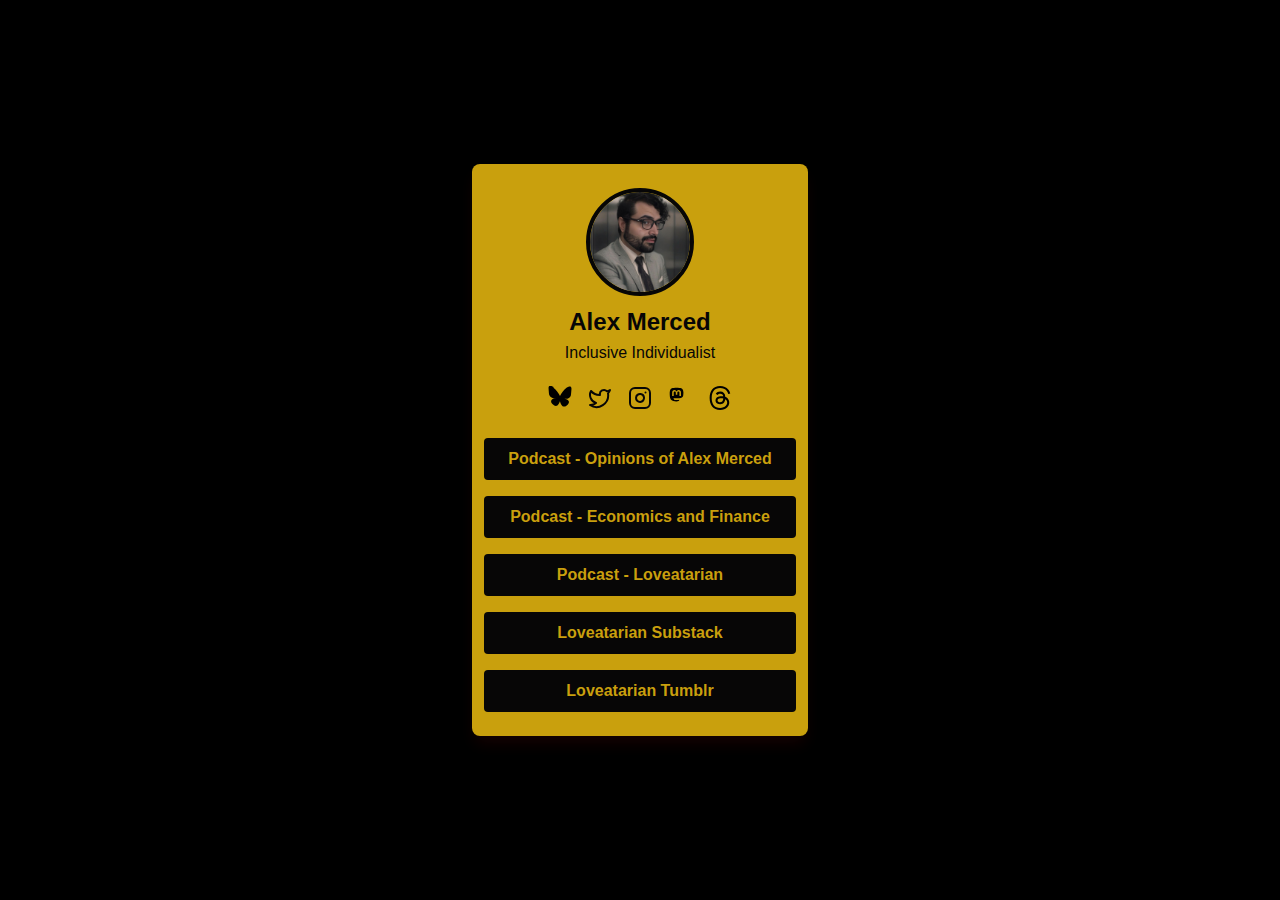
<file: opinion/index.html>
<!DOCTYPE html>
<html lang="en">
<head>
            <!-- Google tag (gtag.js) -->
            <script
            async
            src="https://www.googletagmanager.com/gtag/js?id=G-E736JN9CDX"
          ></script>
          <script>
            window.dataLayer = window.dataLayer || [];
            function gtag() {
              dataLayer.push(arguments);
            }
            gtag("js", new Date());
      
            gtag("config", "G-E736JN9CDX");
          </script>
    <meta charset="UTF-8">
    <meta name="viewport" content="width=device-width, initial-scale=1.0">
    <title>Alex Merced - Inclusive Individualist</title>
    <style>
        :root {
            --body-bg: rgb(0, 0, 0);
            --primary-color: rgba(237, 189, 15, 0.847);
            --secondary-color: rgb(7, 6, 6);
            --accent-color: #817d76;
            
        }
        body, html {
            margin: 0;
            padding: 0;
            font-family: Arial, sans-serif;
            background-color: var(--body-bg); /* yellow-400 */
            min-height: 100vh;
            display: flex;
            justify-content: center;
            align-items: center;
        }

        .container {
            width: 100%;
            max-width: 400px;
            padding: 1rem;
            box-sizing: border-box;
        }

        .content {
            background-color: var(--primary-color); /* yellow-300 */
            border-radius: 0.5rem;
            box-shadow: 0 10px 15px -3px rgba(204, 17, 17, 0.1),
                        0 4px 6px -2px rgba(0, 0, 0, 0.05);
            padding: 1.5rem;
            box-sizing: border-box;
            text-align: center;
        }

        header {
            margin-bottom: 1.5rem;
        }

        .avatar {
            width: 100px;
            height: 100px;
            border-radius: 50%;
            border: 4px solid var(--secondary-color);
            object-fit: cover;
        }

        h1 {
            margin: 0.5rem 0;
            color: var(--secondary-color);
            font-size: 1.5rem;
        }

        p {
            margin: 0;
            color: var(--secondary-color);
        }

        .social-links {
            display: flex;
            justify-content: center;
            gap: 1rem;
            margin-bottom: 1.5rem;
        }

        .social-links a {
            color: var(--secondary-color);
            transition: color 0.3s ease;
        }

        .social-links a:hover {
            color: var(--accent-color); /* yellow-600 */
        }

        .links {
            display: flex;
            flex-direction: column;
            align-items: center; /* Center the buttons */
            gap: 1rem;
        }

        .link-button {
            display: block;
            width: 100%; /* Ensure full width */
            max-width: 320px; /* Limit button width for a better layout */
            padding: 0.75rem;
            background-color: var(--secondary-color);
            color: var(--primary-color); /* yellow-400 */
            text-align: center;
            text-decoration: none;
            border-radius: 0.25rem;
            font-weight: bold;
            transition: background-color 0.3s ease, color 0.3s ease;
        }

        .link-button:hover {
            background-color: var(--accent-color); /* yellow-600 */
            color: var(--secondary-color);
        }

        @media (max-width: 768px) {
            .content {
                padding: 1rem;
            }

            .avatar {
                width: 80px;
                height: 80px;
            }

            h1 {
                font-size: 1.25rem;
            }

            .link-button {
                padding: 0.5rem;
                font-size: 0.9rem;
            }
        }
    </style>
</head>
<body>
    <div class="container">
        <div class="content">
            <header>
                <img src="/headshot/7.jpg" alt="Profile Picture" class="avatar">
                <h1>Alex Merced</h1>
                <p>Inclusive Individualist</p>
            </header>
            
            <nav class="social-links">
                <a href="https://bsky.app/profile/alextalksdatalakehouses.fyi" aria-label="BlueSky">
                    <svg width="24" height="21" version="1.1" xmlns="http://www.w3.org/2000/svg" viewBox="0 0 600 530">
                        <path d="m135.72 44.03c66.496 49.921 138.02 151.14 164.28 205.46 26.262-54.316 97.782-155.54 164.28-205.46 47.98-36.021 125.72-63.892 125.72 24.795 0 17.712-10.155 148.79-16.111 170.07-20.703 73.984-96.144 92.854-163.25 81.433 117.3 19.964 147.14 86.092 82.697 152.22-122.39 125.59-175.91-31.511-189.63-71.766-2.514-7.3797-3.6904-10.832-3.7077-7.8964-0.0174-2.9357-1.1937 0.51669-2.514-7.8964-13.716 40.256-67.243 197.36-189.63 71.766-64.442-66.127-34.598-132.26 82.697-152.22-67.11 11.421-142.55-7.4488-163.25-81.433-5.9563-21.285-16.111-152.36-16.111-170.07 0-88.688 77.742-60.816 125.72-24.795z" />
                    </svg>
                </a>
                <a href="#" aria-label="Twitter">
                    <svg xmlns="http://www.twitter.com/loveatarian" width="24" height="24" viewBox="0 0 24 24" fill="none" stroke="currentColor" stroke-width="2" stroke-linecap="round" stroke-linejoin="round"><path d="M22 4s-.7 2.1-2 3.4c1.6 10-9.4 17.3-18 11.6 2.2.1 4.4-.6 6-2C3 15.5.5 9.6 3 5c2.2 2.6 5.6 4.1 9 4-.9-4.2 4-6.6 7-3.8 1.1 0 3-1.2 3-1.2z"></path></svg>
                </a>
                <a href="https://www.instagram.com/alexmercedlibertarian" aria-label="Instagram">
                    <svg xmlns="http://www.w3.org/2000/svg" width="24" height="24" viewBox="0 0 24 24" fill="none" stroke="currentColor" stroke-width="2" stroke-linecap="round" stroke-linejoin="round"><rect width="20" height="20" x="2" y="2" rx="5" ry="5"></rect><path d="M16 11.37A4 4 0 1 1 12.63 8 4 4 0 0 1 16 11.37z"></path><line x1="17.5" x2="17.51" y1="6.5" y2="6.5"></line></svg>
                </a>
                <a href="https://liberdon.com/@alexmerced" aria-label="Mastodon">
                    <svg width="24" height="24" viewBox="-2 -2 28 28" fill="none" stroke="black" stroke-width="2" stroke-linecap="round" stroke-linejoin="round">
                        <path fill="black" d="M 15.659 9.592 C 15.424 10.72 13.553 11.956 11.404 12.195 C 10.283 12.32 9.18 12.434 8.003 12.384 C 6.079 12.302 4.56 11.956 4.56 11.956 C 4.56 12.13 4.572 12.297 4.595 12.452 C 4.845 14.224 6.478 14.33 8.025 14.379 C 9.586 14.429 10.976 14.02 10.976 14.02 L 11.04 15.337 C 11.04 15.337 9.948 15.884 8.003 15.984 C 6.93 16.039 5.598 15.959 4.047 15.576 C 0.683 14.746 0.104 11.4 0.015 8.006 C -0.012 6.998 0.005 6.048 0.005 5.253 C 0.005 1.782 2.443 0.765 2.443 0.765 C 3.672 0.238 5.782 0.017 7.975 0 L 8.029 0 C 10.221 0.017 12.332 0.238 13.561 0.765 C 13.561 0.765 15.999 1.782 15.999 5.253 C 15.999 5.253 16.03 7.814 15.659 9.592 Z M 13.124 5.522 L 13.124 9.725 L 11.339 9.725 L 11.339 5.646 C 11.339 4.786 10.951 4.35 10.175 4.35 C 9.317 4.35 8.887 4.867 8.887 5.891 L 8.887 8.124 L 7.113 8.124 L 7.113 5.891 C 7.113 4.867 6.683 4.35 5.825 4.35 C 5.049 4.35 4.661 4.786 4.661 5.646 L 4.661 9.725 L 2.876 9.725 L 2.876 5.522 C 2.876 4.663 3.111 3.981 3.582 3.476 C 4.067 2.971 4.703 2.712 5.493 2.712 C 6.406 2.712 7.098 3.039 7.555 3.695 L 8 4.39 L 8.445 3.695 C 8.902 3.039 9.594 2.712 10.507 2.712 C 11.297 2.712 11.933 2.971 12.418 3.476 C 12.889 3.981 13.124 4.663 13.124 5.522 Z" style="stroke:none;stroke-miterlimit:10;fill-rule:evenodd;"/>
                    </svg>
                    
                </a>
                <a href="https://www.threads.net/@alexmercedlibertarian" aria-label="Threads">
                    <svg aria-label="Threads" viewBox="0 0 192 192" xmlns="http://www.w3.org/2000/svg" width="24" height="24">
                        <path class="x19hqcy" d="M141.537 88.9883C140.71 88.5919 139.87 88.2104 139.019 87.8451C137.537 60.5382 122.616 44.905 97.5619 44.745C97.4484 44.7443 97.3355 44.7443 97.222 44.7443C82.2364 44.7443 69.7731 51.1409 62.102 62.7807L75.881 72.2328C81.6116 63.5383 90.6052 61.6848 97.2286 61.6848C97.3051 61.6848 97.3819 61.6848 97.4576 61.6855C105.707 61.7381 111.932 64.1366 115.961 68.814C118.893 72.2193 120.854 76.925 121.825 82.8638C114.511 81.6207 106.601 81.2385 98.145 81.7233C74.3247 83.0954 59.0111 96.9879 60.0396 116.292C60.5615 126.084 65.4397 134.508 73.775 140.011C80.8224 144.663 89.899 146.938 99.3323 146.423C111.79 145.74 121.563 140.987 128.381 132.296C133.559 125.696 136.834 117.143 138.28 106.366C144.217 109.949 148.617 114.664 151.047 120.332C155.179 129.967 155.42 145.8 142.501 158.708C131.182 170.016 117.576 174.908 97.0135 175.059C74.2042 174.89 56.9538 167.575 45.7381 153.317C35.2355 139.966 29.8077 120.682 29.6052 96C29.8077 71.3178 35.2355 52.0336 45.7381 38.6827C56.9538 24.4249 74.2039 17.11 97.0132 16.9405C119.988 17.1113 137.539 24.4614 149.184 38.788C154.894 45.8136 159.199 54.6488 162.037 64.9503L178.184 60.6422C174.744 47.9622 169.331 37.0357 161.965 27.974C147.036 9.60668 125.202 0.195148 97.0695 0H96.9569C68.8816 0.19447 47.2921 9.6418 32.7883 28.0793C19.8819 44.4864 13.2244 67.3157 13.0007 95.9325L13 96L13.0007 96.0675C13.2244 124.684 19.8819 147.514 32.7883 163.921C47.2921 182.358 68.8816 191.806 96.9569 192H97.0695C122.03 191.827 139.624 185.292 154.118 170.811C173.081 151.866 172.51 128.119 166.26 113.541C161.776 103.087 153.227 94.5962 141.537 88.9883ZM98.4405 129.507C88.0005 130.095 77.1544 125.409 76.6196 115.372C76.2232 107.93 81.9158 99.626 99.0812 98.6368C101.047 98.5234 102.976 98.468 104.871 98.468C111.106 98.468 116.939 99.0737 122.242 100.233C120.264 124.935 108.662 128.946 98.4405 129.507Z"></path>
                    </svg>
                </a>
            </nav>
            
            <div class="links">
                <a href="https://open.spotify.com/show/5cYbdb4q40zo0u4iHjZd9x?si=a3cd0b661bee4806" class="link-button">Podcast - Opinions of Alex Merced</a>
                <a href="https://open.spotify.com/show/2V35nvmXHyMbA5SV1mQgh4?si=ec24348debeb4c1b" class="link-button">Podcast - Economics and Finance</a>
                <a href="https://tuts.alexmercedcoder.dev/" class="link-button">Podcast - Loveatarian</a>
                <a href="https://loveatarian.substack.com/" class="link-button">Loveatarian Substack</a>
                <a href="https://www.tumblr.com/positive-libertarian-thoughts" class="link-button">Loveatarian Tumblr</a>
            </div>
        </div>
    </div>
</body>
</html>
</file>
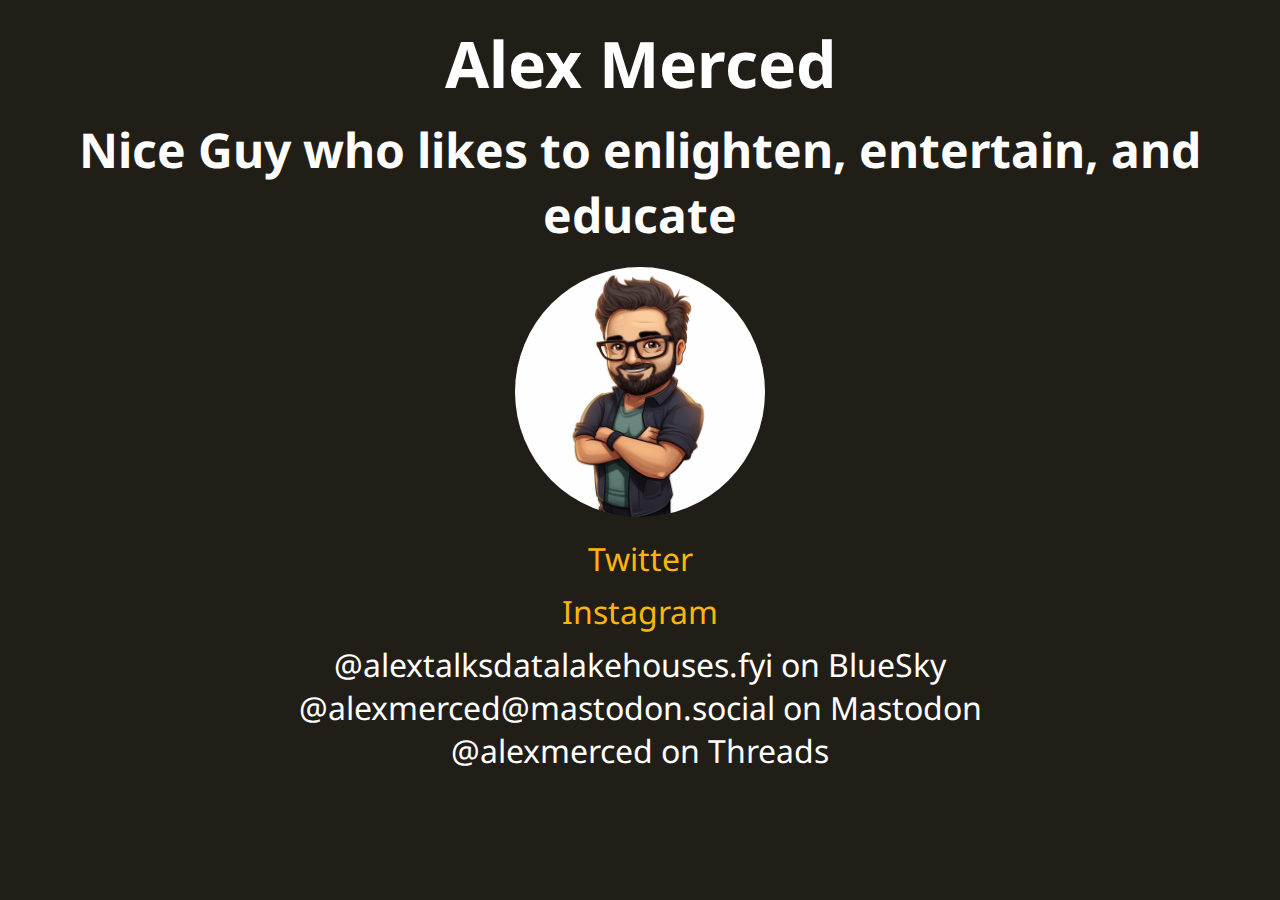
<file: social/index.html>
<!DOCTYPE html>
<html lang="en"></html>
<html>
<head>
        <!-- Google tag (gtag.js) -->
        <script
        async
        src="https://www.googletagmanager.com/gtag/js?id=G-E736JN9CDX"
      ></script>
      <script>
        window.dataLayer = window.dataLayer || [];
        function gtag() {
          dataLayer.push(arguments);
        }
        gtag("js", new Date());
  
        gtag("config", "G-E736JN9CDX");
      </script>
    <meta charset="UTF-8">
    <meta name="viewport" content="width=device-width, initial-scale=1.0">
    <link rel="icon" type="image/x-icon" href="/favicon.ico">
    <title>Alex Merced - Personal Social Links</title>
    <style>

        @import url('https://fonts.googleapis.com/css2?family=Noto+Sans&display=swap');

        /* Dark mode color scheme with CSS variables */
        :root {
            --background-color: rgb(33, 30, 24);
            --text-color: #ffffff;
            --link-color: #fdb50d;
            --link-hover-color: #e7d05f;
        }

        /* Basic reset for padding and margin */
        *, *::before, *::after {
            box-sizing: border-box;
            margin: 0;
            padding: 0;
        }

        body {
            background-color: var(--background-color);
            color: var(--text-color);
            font-family: "Noto Sans", Arial, sans-serif;
            margin: 0;
            padding: 20px;
            text-align: center;
            font-size: 2em;
        }

        /* Heading and subheading styles */
        h1, h2 {
            margin-bottom: 10px;
        }

        /* Styling for the circular image */
        .profile-pic {
            width: 250px; /* Image size */
            height: 250px; /* Image size */
            border-radius: 50%; /* Makes it circular */
            margin: 20px auto; /* Centers the image */
            overflow: hidden; /* Ensures the image stays within bounds */
        }

        .profile-pic img {
            width: 100%;
            height: auto;
        }

        /* Styling for the list of links */
        .links-list {
            list-style-type: none;
            margin: 20px 0;
        }

        .links-list a {
            display: block;
            color: var(--link-color);
            text-decoration: none;
            margin-bottom: 10px;
            transition: color 0.3s;
        }

        .links-list a:hover {
            color: var(--link-hover-color);
        }

        /* Mobile responsive */
        @media (max-width: 600px) {
            body {
                padding: 10px;
                font-size: 1.25em;
            }

            .profile-pic {
                width: 100px; /* Smaller size for mobile */
                height: 100px; /* Smaller size for mobile */
            }
        }
    </style>
</head>
<body>

    <h1>Alex Merced</h1>
    <h2>Nice Guy who likes to enlighten, entertain, and educate</h2>

    <div class="profile-pic">
        <img src="/avatar/alexmerced_chibi_vibrant_happy_software_developer_with_thick_gl_b55fdc53-c3ce-4617-b9d6-59352cd5c642.jpg" alt="Profile Picture">
    </div>

    <ul class="links-list">
        <li><a href="https://www.twitter.com/alexmerced" target="_blank">Twitter</a></li>
        <li><a href="https://www.instagram.com/alexmercedcasual" target="_blank">Instagram</a></li>
        <li>@alextalksdatalakehouses.fyi on BlueSky</li>
        <li>@alexmerced@mastodon.social on Mastodon</li>
        <li>@alexmerced on Threads</li>
    </ul>

</body>
</html>
</file>
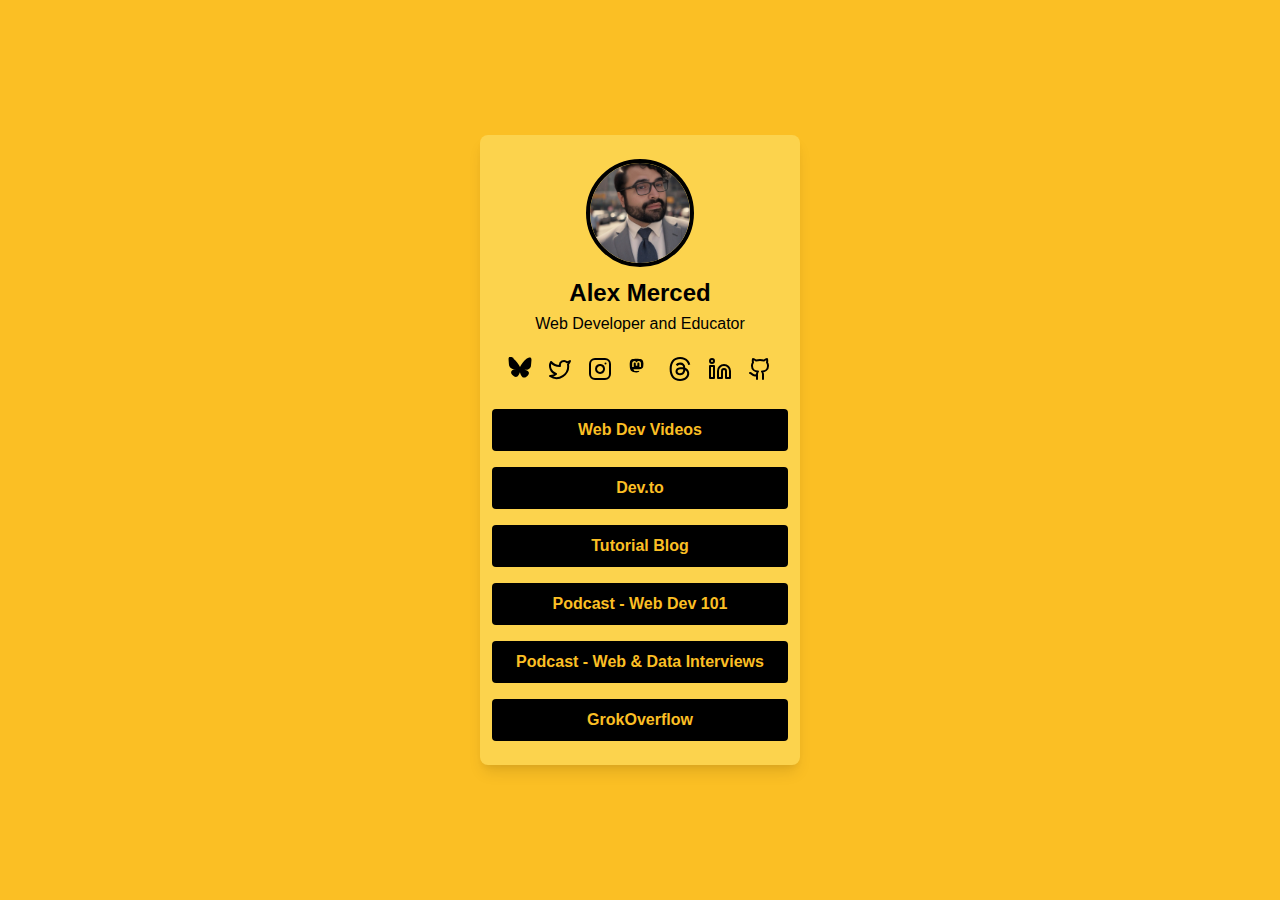
<file: web/index.html>
<!DOCTYPE html>
<html lang="en">
<head>
            <!-- Google tag (gtag.js) -->
            <script
            async
            src="https://www.googletagmanager.com/gtag/js?id=G-E736JN9CDX"
          ></script>
          <script>
            window.dataLayer = window.dataLayer || [];
            function gtag() {
              dataLayer.push(arguments);
            }
            gtag("js", new Date());
      
            gtag("config", "G-E736JN9CDX");
          </script>
    <meta charset="UTF-8">
    <meta name="viewport" content="width=device-width, initial-scale=1.0">
    <title>Alex Merced - Web Developer</title>
    <style>
        body, html {
            margin: 0;
            padding: 0;
            font-family: Arial, sans-serif;
            background-color: #fbbf24; /* yellow-400 */
            min-height: 100vh;
            display: flex;
            justify-content: center;
            align-items: center;
        }

        .container {
            width: 100%;
            max-width: 400px;
            padding: 1rem;
            box-sizing: border-box;
        }

        .content {
            background-color: #fcd34d; /* yellow-300 */
            border-radius: 0.5rem;
            box-shadow: 0 10px 15px -3px rgba(0, 0, 0, 0.1),
                        0 4px 6px -2px rgba(0, 0, 0, 0.05);
            padding: 1.5rem;
            box-sizing: border-box;
            text-align: center;
        }

        header {
            margin-bottom: 1.5rem;
        }

        .avatar {
            width: 100px;
            height: 100px;
            border-radius: 50%;
            border: 4px solid black;
            object-fit: cover;
        }

        h1 {
            margin: 0.5rem 0;
            color: black;
            font-size: 1.5rem;
        }

        p {
            margin: 0;
            color: black;
        }

        .social-links {
            display: flex;
            justify-content: center;
            gap: 1rem;
            margin-bottom: 1.5rem;
        }

        .social-links a {
            color: black;
            transition: color 0.3s ease;
        }

        .social-links a:hover {
            color: #d97706; /* yellow-600 */
        }

        .links {
            display: flex;
            flex-direction: column;
            align-items: center; /* Center the buttons */
            gap: 1rem;
        }

        .link-button {
            display: block;
            width: 100%; /* Ensure full width */
            max-width: 320px; /* Limit button width for a better layout */
            padding: 0.75rem;
            background-color: black;
            color: #fbbf24; /* yellow-400 */
            text-align: center;
            text-decoration: none;
            border-radius: 0.25rem;
            font-weight: bold;
            transition: background-color 0.3s ease, color 0.3s ease;
        }

        .link-button:hover {
            background-color: #d97706; /* yellow-600 */
            color: black;
        }

        @media (max-width: 768px) {
            .content {
                padding: 1rem;
            }

            .avatar {
                width: 80px;
                height: 80px;
            }

            h1 {
                font-size: 1.25rem;
            }

            .link-button {
                padding: 0.5rem;
                font-size: 0.9rem;
            }
        }
    </style>
</head>
<body>
    <div class="container">
        <div class="content">
            <header>
                <img src="/headshot/2.jpg" alt="Profile Picture" class="avatar">
                <h1>Alex Merced</h1>
                <p>Web Developer and Educator</p>
            </header>
            
            <nav class="social-links">
                <a href="https://bsky.app/profile/alextalksdatalakehouses.fyi" aria-label="BlueSky">
                    <svg width="24" height="21" version="1.1" xmlns="http://www.w3.org/2000/svg" viewBox="0 0 600 530">
                        <path d="m135.72 44.03c66.496 49.921 138.02 151.14 164.28 205.46 26.262-54.316 97.782-155.54 164.28-205.46 47.98-36.021 125.72-63.892 125.72 24.795 0 17.712-10.155 148.79-16.111 170.07-20.703 73.984-96.144 92.854-163.25 81.433 117.3 19.964 147.14 86.092 82.697 152.22-122.39 125.59-175.91-31.511-189.63-71.766-2.514-7.3797-3.6904-10.832-3.7077-7.8964-0.0174-2.9357-1.1937 0.51669-2.514-7.8964-13.716 40.256-67.243 197.36-189.63 71.766-64.442-66.127-34.598-132.26 82.697-152.22-67.11 11.421-142.55-7.4488-163.25-81.433-5.9563-21.285-16.111-152.36-16.111-170.07 0-88.688 77.742-60.816 125.72-24.795z" />
                    </svg>
                </a>
                <a href="#" aria-label="Twitter">
                    <svg xmlns="http://www.twitter.com/alexmercedcoder" width="24" height="24" viewBox="0 0 24 24" fill="none" stroke="currentColor" stroke-width="2" stroke-linecap="round" stroke-linejoin="round"><path d="M22 4s-.7 2.1-2 3.4c1.6 10-9.4 17.3-18 11.6 2.2.1 4.4-.6 6-2C3 15.5.5 9.6 3 5c2.2 2.6 5.6 4.1 9 4-.9-4.2 4-6.6 7-3.8 1.1 0 3-1.2 3-1.2z"></path></svg>
                </a>
                <a href="https://www.instagram.com/alexmercedcoder" aria-label="Instagram">
                    <svg xmlns="http://www.w3.org/2000/svg" width="24" height="24" viewBox="0 0 24 24" fill="none" stroke="currentColor" stroke-width="2" stroke-linecap="round" stroke-linejoin="round"><rect width="20" height="20" x="2" y="2" rx="5" ry="5"></rect><path d="M16 11.37A4 4 0 1 1 12.63 8 4 4 0 0 1 16 11.37z"></path><line x1="17.5" x2="17.51" y1="6.5" y2="6.5"></line></svg>
                </a>
                <a href="https://indieweb.social/@alexmerced" aria-label="Mastodon">
                    <svg width="24" height="24" viewBox="-2 -2 28 28" fill="none" stroke="black" stroke-width="2" stroke-linecap="round" stroke-linejoin="round">
                        <path fill="black" d="M 15.659 9.592 C 15.424 10.72 13.553 11.956 11.404 12.195 C 10.283 12.32 9.18 12.434 8.003 12.384 C 6.079 12.302 4.56 11.956 4.56 11.956 C 4.56 12.13 4.572 12.297 4.595 12.452 C 4.845 14.224 6.478 14.33 8.025 14.379 C 9.586 14.429 10.976 14.02 10.976 14.02 L 11.04 15.337 C 11.04 15.337 9.948 15.884 8.003 15.984 C 6.93 16.039 5.598 15.959 4.047 15.576 C 0.683 14.746 0.104 11.4 0.015 8.006 C -0.012 6.998 0.005 6.048 0.005 5.253 C 0.005 1.782 2.443 0.765 2.443 0.765 C 3.672 0.238 5.782 0.017 7.975 0 L 8.029 0 C 10.221 0.017 12.332 0.238 13.561 0.765 C 13.561 0.765 15.999 1.782 15.999 5.253 C 15.999 5.253 16.03 7.814 15.659 9.592 Z M 13.124 5.522 L 13.124 9.725 L 11.339 9.725 L 11.339 5.646 C 11.339 4.786 10.951 4.35 10.175 4.35 C 9.317 4.35 8.887 4.867 8.887 5.891 L 8.887 8.124 L 7.113 8.124 L 7.113 5.891 C 7.113 4.867 6.683 4.35 5.825 4.35 C 5.049 4.35 4.661 4.786 4.661 5.646 L 4.661 9.725 L 2.876 9.725 L 2.876 5.522 C 2.876 4.663 3.111 3.981 3.582 3.476 C 4.067 2.971 4.703 2.712 5.493 2.712 C 6.406 2.712 7.098 3.039 7.555 3.695 L 8 4.39 L 8.445 3.695 C 8.902 3.039 9.594 2.712 10.507 2.712 C 11.297 2.712 11.933 2.971 12.418 3.476 C 12.889 3.981 13.124 4.663 13.124 5.522 Z" style="stroke:none;stroke-miterlimit:10;fill-rule:evenodd;"/>
                    </svg>
                    
                </a>
                <a href="https://www.threads.net/@alexmercedcoder" aria-label="Threads">
                    <svg aria-label="Threads" viewBox="0 0 192 192" xmlns="http://www.w3.org/2000/svg" width="24" height="24">
                        <path class="x19hqcy" d="M141.537 88.9883C140.71 88.5919 139.87 88.2104 139.019 87.8451C137.537 60.5382 122.616 44.905 97.5619 44.745C97.4484 44.7443 97.3355 44.7443 97.222 44.7443C82.2364 44.7443 69.7731 51.1409 62.102 62.7807L75.881 72.2328C81.6116 63.5383 90.6052 61.6848 97.2286 61.6848C97.3051 61.6848 97.3819 61.6848 97.4576 61.6855C105.707 61.7381 111.932 64.1366 115.961 68.814C118.893 72.2193 120.854 76.925 121.825 82.8638C114.511 81.6207 106.601 81.2385 98.145 81.7233C74.3247 83.0954 59.0111 96.9879 60.0396 116.292C60.5615 126.084 65.4397 134.508 73.775 140.011C80.8224 144.663 89.899 146.938 99.3323 146.423C111.79 145.74 121.563 140.987 128.381 132.296C133.559 125.696 136.834 117.143 138.28 106.366C144.217 109.949 148.617 114.664 151.047 120.332C155.179 129.967 155.42 145.8 142.501 158.708C131.182 170.016 117.576 174.908 97.0135 175.059C74.2042 174.89 56.9538 167.575 45.7381 153.317C35.2355 139.966 29.8077 120.682 29.6052 96C29.8077 71.3178 35.2355 52.0336 45.7381 38.6827C56.9538 24.4249 74.2039 17.11 97.0132 16.9405C119.988 17.1113 137.539 24.4614 149.184 38.788C154.894 45.8136 159.199 54.6488 162.037 64.9503L178.184 60.6422C174.744 47.9622 169.331 37.0357 161.965 27.974C147.036 9.60668 125.202 0.195148 97.0695 0H96.9569C68.8816 0.19447 47.2921 9.6418 32.7883 28.0793C19.8819 44.4864 13.2244 67.3157 13.0007 95.9325L13 96L13.0007 96.0675C13.2244 124.684 19.8819 147.514 32.7883 163.921C47.2921 182.358 68.8816 191.806 96.9569 192H97.0695C122.03 191.827 139.624 185.292 154.118 170.811C173.081 151.866 172.51 128.119 166.26 113.541C161.776 103.087 153.227 94.5962 141.537 88.9883ZM98.4405 129.507C88.0005 130.095 77.1544 125.409 76.6196 115.372C76.2232 107.93 81.9158 99.626 99.0812 98.6368C101.047 98.5234 102.976 98.468 104.871 98.468C111.106 98.468 116.939 99.0737 122.242 100.233C120.264 124.935 108.662 128.946 98.4405 129.507Z"></path>
                    </svg>
                </a>
                <a href="https://www.linkedin.com/in/alexmerced" aria-label="LinkedIn">
                    <svg xmlns="http://www.w3.org/2000/svg" width="24" height="24" viewBox="0 0 24 24" fill="none" stroke="currentColor" stroke-width="2" stroke-linecap="round" stroke-linejoin="round"><path d="M16 8a6 6 0 0 1 6 6v7h-4v-7a2 2 0 0 0-2-2 2 2 0 0 0-2 2v7h-4v-7a6 6 0 0 1 6-6z"></path><rect width="4" height="12" x="2" y="9"></rect><circle cx="4" cy="4" r="2"></circle></svg>
                </a>
                <a href="https://www.github.com/alexmercedcoder" aria-label="GitHub">
                    <svg xmlns="http://www.w3.org/2000/svg" width="24" height="24" viewBox="0 0 24 24" fill="none" stroke="currentColor" stroke-width="2" stroke-linecap="round" stroke-linejoin="round"><path d="M15 22v-4a4.8 4.8 0 0 0-1-3.5c3 0 6-2 6-5.5.08-1.25-.27-2.48-1-3.5.28-1.15.28-2.35 0-3.5 0 0-1 0-3 1.5-2.64-.5-5.36-.5-8 0C6 2 5 2 5 2c-.3 1.15-.3 2.35 0 3.5A5.403 5.403 0 0 0 4 9c0 3.5 3 5.5 6 5.5-.39.49-.68 1.05-.85 1.65-.17.6-.22 1.23-.15 1.85v4"></path><path d="M9 18c-4.51 2-5-2-7-2"></path></svg>
                </a>
            </nav>
            
            <div class="links">
                <a href="https://www.youtube.com/@alexmercedcoder" class="link-button">Web Dev Videos</a>
                <a href="https://dev.to/alexmercedcoder" class="link-button">Dev.to</a>
                <a href="https://tuts.alexmercedcoder.dev/" class="link-button">Tutorial Blog</a>
                <a href="https://open.spotify.com/show/04ZuSb96sicLYm9xb3NpXC?si=686f2fecebc54d69" class="link-button">Podcast - Web Dev 101</a>
                <a href="https://open.spotify.com/show/0cPqvVmZdoqXFZeoxkL3Jy?si=e63a1c5f793a40d3" class="link-button">Podcast - Web & Data Interviews</a>
                <a href="https://grokoverflow.com" class="link-button">GrokOverflow</a>
            </div>
        </div>
    </div>
</body>
</html>
</file>
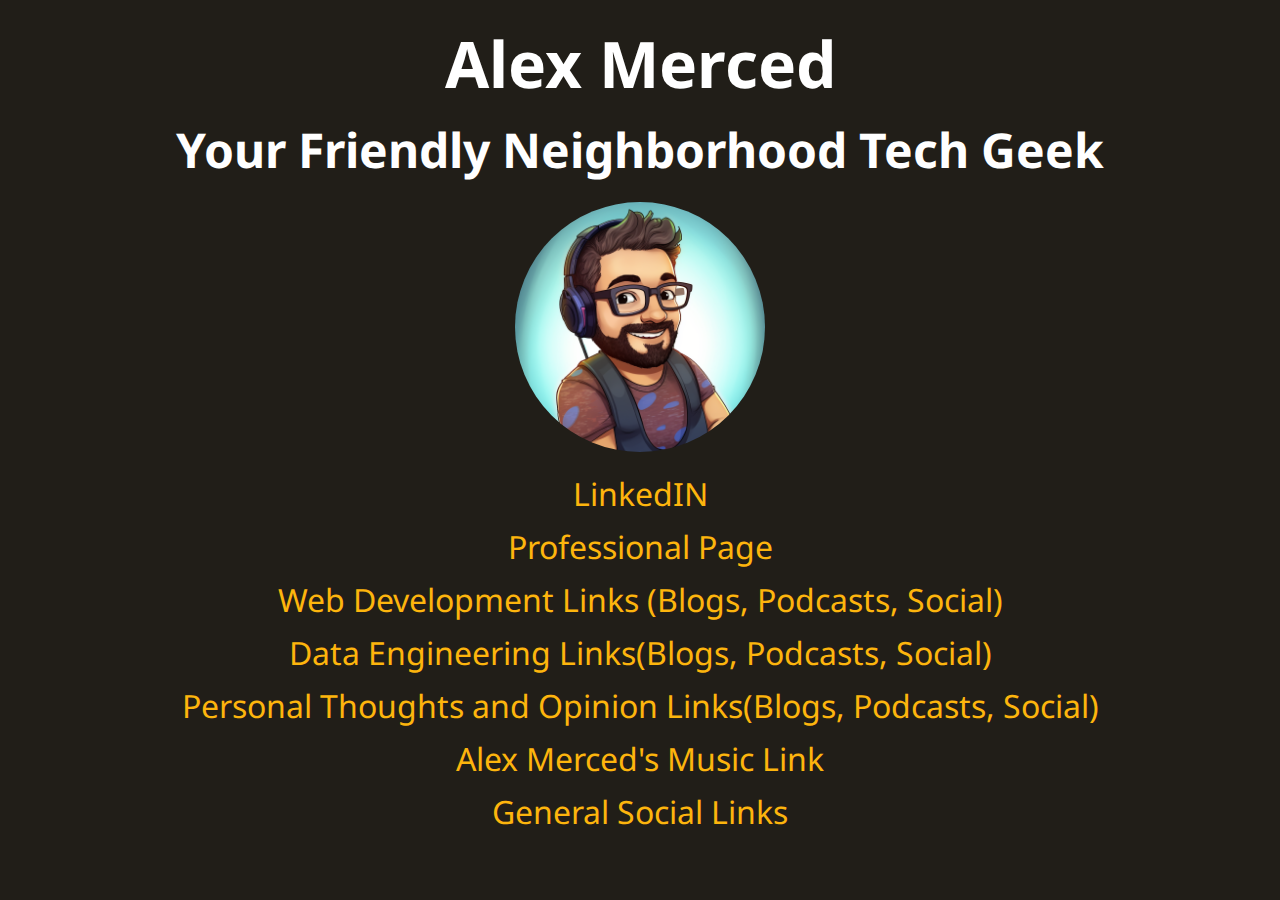
<file: index2.html>
<!DOCTYPE html>
<html lang="en"></html>
<html>
<head>
        <!-- Google tag (gtag.js) -->
        <script
        async
        src="https://www.googletagmanager.com/gtag/js?id=G-E736JN9CDX"
      ></script>
      <script>
        window.dataLayer = window.dataLayer || [];
        function gtag() {
          dataLayer.push(arguments);
        }
        gtag("js", new Date());
  
        gtag("config", "G-E736JN9CDX");
      </script>
    <meta charset="UTF-8">
    <meta name="viewport" content="width=device-width, initial-scale=1.0">
    <link rel="icon" type="image/x-icon" href="/favicon.ico">
    <title>Alex Merced - Main</title>
    <style>

        @import url('https://fonts.googleapis.com/css2?family=Noto+Sans&display=swap');

        /* Dark mode color scheme with CSS variables */
        :root {
            --background-color: rgb(33, 30, 24);
            --text-color: #ffffff;
            --link-color: #fdb50d;
            --link-hover-color: #e7d05f;
        }

        /* Basic reset for padding and margin */
        *, *::before, *::after {
            box-sizing: border-box;
            margin: 0;
            padding: 0;
        }

        body {
            background-color: var(--background-color);
            color: var(--text-color);
            font-family: "Noto Sans", Arial, sans-serif;
            margin: 0;
            padding: 20px;
            text-align: center;
            font-size: 2em;
        }

        /* Heading and subheading styles */
        h1, h2 {
            margin-bottom: 10px;
        }

        /* Styling for the circular image */
        .profile-pic {
            width: 250px; /* Image size */
            height: 250px; /* Image size */
            border-radius: 50%; /* Makes it circular */
            margin: 20px auto; /* Centers the image */
            overflow: hidden; /* Ensures the image stays within bounds */
        }

        .profile-pic img {
            width: 100%;
            height: auto;
        }

        /* Styling for the list of links */
        .links-list {
            list-style-type: none;
            margin: 20px 0;
        }

        .links-list a {
            display: block;
            color: var(--link-color);
            text-decoration: none;
            margin-bottom: 10px;
            transition: color 0.3s;
        }

        .links-list a:hover {
            color: var(--link-hover-color);
        }

        /* Mobile responsive */
        @media (max-width: 600px) {
            body {
                padding: 10px;
                font-size: 1.25em;
            }

            .profile-pic {
                width: 100px; /* Smaller size for mobile */
                height: 100px; /* Smaller size for mobile */
            }
        }
    </style>
</head>
<body>

    <h1>Alex Merced</h1>
    <h2>Your Friendly Neighborhood Tech Geek</h2>

    <div class="profile-pic">
        <img src="/avatar/alexmerced_chibi_vibrant_happy_podcaster_with_thick_glasses_and_379c719f-1567-42ca-bd70-29db4d71fe88.png" alt="Profile Picture">
    </div>

    <ul class="links-list">
        <li><a href="https://www.linkedin.com/in/alexmerced" target="_blank">LinkedIN</a></li>
        <li><a href="https://whois.alexmercedcoder.dev" target="_blank">Professional Page</a></li>
        <li><a href="/web" target="_blank">Web Development Links (Blogs, Podcasts, Social)</a></li>
        <li><a href="/data" target="_blank">Data Engineering Links(Blogs, Podcasts, Social)</a></li>
        <li><a href="/opinion" target="_blank">Personal Thoughts and Opinion Links(Blogs, Podcasts, Social)</a></li>
        <li><a href="/music" target="_blank">Alex Merced's Music Link</a></li>
        <li><a href="/social" target="_blank">General Social Links</a></li>
        <!-- Add more links as needed -->
    </ul>

</body>
</html>
</file>
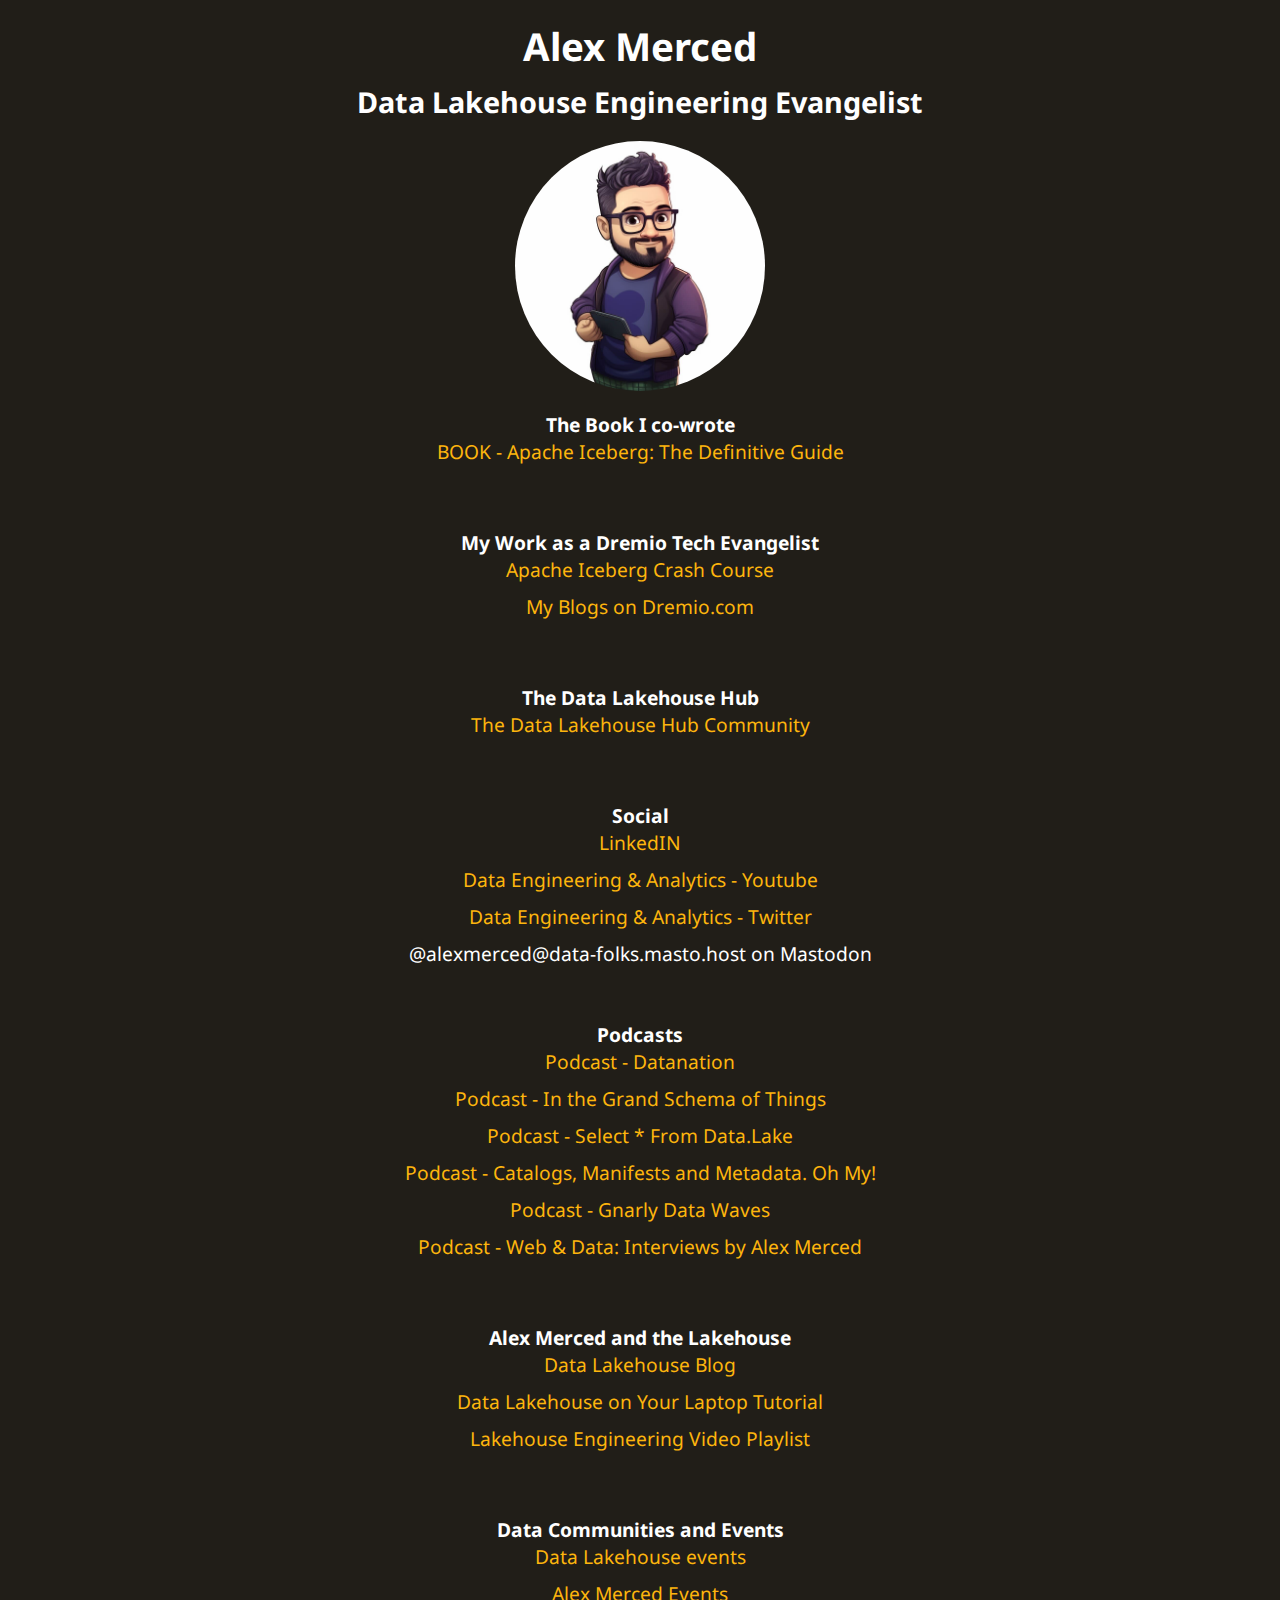
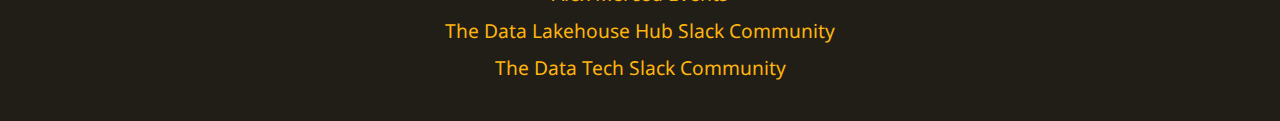
<file: data/index2.html>
<!DOCTYPE html>
<html lang="en"></html>
<html>
  <head>
    <!-- Google tag (gtag.js) -->
    <script
      async
      src="https://www.googletagmanager.com/gtag/js?id=G-E736JN9CDX"
    ></script>
    <script>
      window.dataLayer = window.dataLayer || [];
      function gtag() {
        dataLayer.push(arguments);
      }
      gtag("js", new Date());

      gtag("config", "G-E736JN9CDX");
    </script>
    <meta charset="UTF-8" />
    <meta name="viewport" content="width=device-width, initial-scale=1.0" />
    <link rel="icon" type="image/x-icon" href="/favicon.ico" />
    <title>Alex Merced - Data</title>
    <style>
      @import url("https://fonts.googleapis.com/css2?family=Noto+Sans&display=swap");

      /* Dark mode color scheme with CSS variables */
      :root {
        --background-color: rgb(33, 30, 24);
        --text-color: #ffffff;
        --link-color: #fdb50d;
        --link-hover-color: #e7d05f;
      }

      /* Basic reset for padding and margin */
      *,
      *::before,
      *::after {
        box-sizing: border-box;
        margin: 0;
        padding: 0;
      }

      body {
        background-color: var(--background-color);
        color: var(--text-color);
        font-family: "Noto Sans", Arial, sans-serif;
        margin: 0;
        padding: 20px;
        text-align: center;
        font-size: 1.2em;
      }

      /* Heading and subheading styles */
      h1,
      h2 {
        margin-bottom: 10px;
      }

      /* Styling for the circular image */
      .profile-pic {
        width: 250px; /* Image size */
        height: 250px; /* Image size */
        border-radius: 50%; /* Makes it circular */
        margin: 20px auto; /* Centers the image */
        overflow: hidden; /* Ensures the image stays within bounds */
      }

      .profile-pic img {
        width: 100%;
        height: auto;
      }

      /* Styling for the list of links */
      .links-list {
        list-style-type: none;
        margin: 20px 0;
      }

      .links-list a {
        display: block;
        color: var(--link-color);
        text-decoration: none;
        margin-bottom: 10px;
        transition: color 0.3s;
      }

      .links-list a:hover {
        color: var(--link-hover-color);
      }

      /* Mobile responsive */
      @media (max-width: 600px) {
        body {
          padding: 10px;
          font-size: 1em;
        }

        .profile-pic {
          width: 100px; /* Smaller size for mobile */
          height: 100px; /* Smaller size for mobile */
        }
      }
    </style>
  </head>
  <body>
    <h1>Alex Merced</h1>
    <h2>Data Lakehouse Engineering Evangelist</h2>

    <div class="profile-pic">
      <img
        src="/avatar/alexmerced_chibi_vibrant_happy_software_developer_with_thick_gl_11d0dbad-8df3-467b-a0a6-b757fed225a4.jpg"
        alt="Profile Picture"
      />
    </div>

    <ul class="links-list">
      <h4>The Book I co-wrote</h4>
      <li>
        <a
          href="https://hello.dremio.com/wp-apache-iceberg-the-definitive-guide-reg.html?utm_source=ev_linkedin&utm_medium=social-free&utm_campaign=iceberg&utm_term=bioalexmerceccom&utm_content=alexmerced"
          target="_blank"
          >BOOK - Apache Iceberg: The Definitive Guide</a
        >
      </li>
      <br /><br />
      <h4>My Work as a Dremio Tech Evangelist</h4>
      <li>
        <a href="https://www.dremio.com/authors/alex-merced/" target="_blank"
          >Apache Iceberg Crash Course</a
        >
      </li>
      <li>
        <a href="https://main.datalakehousehub.com" target="_blank"
          >My Blogs on Dremio.com</a
        >
      </li>
      <br /><br />
      <h4>The Data Lakehouse Hub</h4>
      <li>
        <a href="https://main.datalakehousehub.com" target="_blank"
          >The Data Lakehouse Hub Community</a
        >
      </li>
      <br /><br />
      <h4>Social</h4>
      <li>
        <a href="https://www.linkedin.com/in/alexmerced" target="_blank"
          >LinkedIN</a
        >
      </li>
      <li>
        <a href="https://www.youtube.com/@alexmerceddata" target="_blank"
          >Data Engineering & Analytics - Youtube</a
        >
      </li>
      <li>
        <a href="https://www.twitter.com/amdatalakehouse" target="_blank"
          >Data Engineering & Analytics - Twitter</a
        >
      </li>
      <li>@alexmerced@data-folks.masto.host on Mastodon</li>
      <br /><br />
      <h4>Podcasts</h4>
      <li>
        <a
          href="https://open.spotify.com/show/3KHzqR9eFW6bJ1Tqoh2juM?si=fcc89d0de778487b"
          target="_blank"
          >Podcast - Datanation</a
        >
      </li>
      <li>
        <a
          href="https://open.spotify.com/show/1xjcqyShdg4DTF12nBf2ca?si=d4d267306ccc4bc4"
          target="_blank"
          >Podcast - In the Grand Schema of Things</a
        >
      </li>
      <li>
        <a
          href="https://open.spotify.com/show/5ewGS1AK1lBhn8B0NQHl1r?si=14f7d5fad47a4110"
          target="_blank"
          >Podcast - Select * From Data.Lake</a
        >
      </li>
      <li>
        <a
          href="https://open.spotify.com/show/6hyWZj8k2o0Yuicr8PZesm?si=a0f1c563f27a43af"
          target="_blank"
          >Podcast - Catalogs, Manifests and Metadata. Oh My!</a
        >
      </li>
      <li>
        <a
          href="https://open.spotify.com/show/5VWcweMaKiJvIsh4KPkUwM?si=abecd58404574e01"
          target="_blank"
          >Podcast - Gnarly Data Waves</a
        >
      </li>
      <li>
        <a
          href="https://open.spotify.com/show/0cPqvVmZdoqXFZeoxkL3Jy?si=e63a1c5f793a40d3"
          target="_blank"
          >Podcast - Web & Data: Interviews by Alex Merced</a
        >
      </li>
      <br /><br />
      <h4>Alex Merced and the Lakehouse</h4>
      <li>
        <a href="https://amdatalakehouse.substack.com/" target="_blank"
          >Data Lakehouse Blog</a
        >
      </li>
      <li>
        <a href="https://bit.ly/am-dremio-lakehouse-laptop" target="_blank"
          >Data Lakehouse on Your Laptop Tutorial</a
        >
      </li>
      <li>
        <a
          href="https://bit.ly/am-iceberg-lakehouse-engineering"
          target="_blank"
          >Lakehouse Engineering Video Playlist</a
        >
      </li>
      <br /><br />
      <h4>Data Communities and Events</h4>
      <li>
        <a href="https://lu.ma/Lakehouselinkups" target="_blank"
          >Data Lakehouse events</a
        >
      </li>
      <li>
        <a href="https://lu.ma/Techeventswithalex" target="_blank"
          >Alex Merced Events</a
        >
      </li>
      <li>
        <a href="https://bit.ly/lakehouse-hub-slack" target="_blank"
          >The Data Lakehouse Hub Slack Community</a
        >
      </li>
      <li>
        <a href="https://bit.ly/am-data-tech-community-slack" target="_blank"
          >The Data Tech Slack Community</a
        >
      </li>
      <!-- Add more links as needed -->
    </ul>
  </body>
</html>
</file>
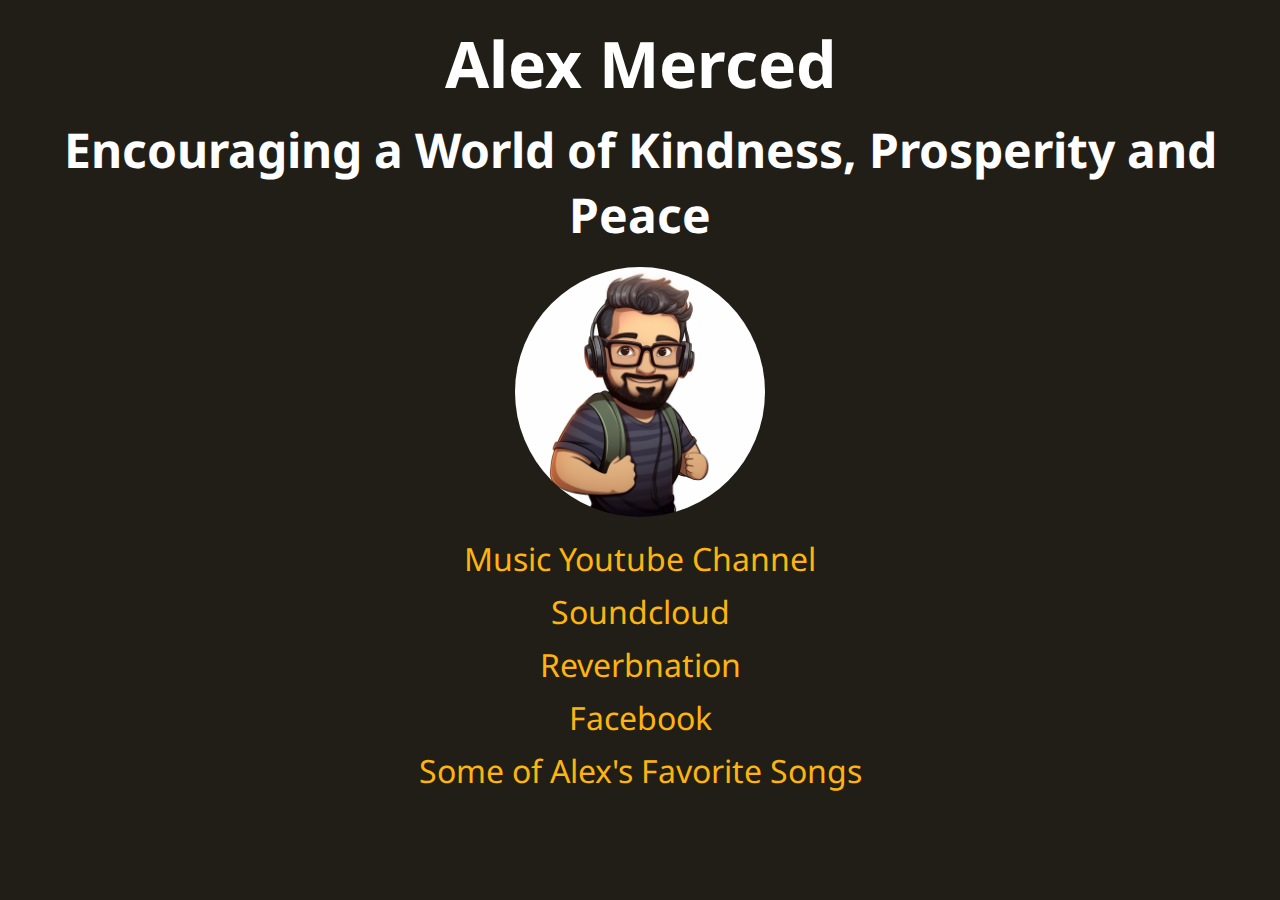
<file: music/index2.html>
<!DOCTYPE html>
<html lang="en"></html>
<html>
  <head>
    <!-- Google tag (gtag.js) -->
    <script
      async
      src="https://www.googletagmanager.com/gtag/js?id=G-E736JN9CDX"
    ></script>
    <script>
      window.dataLayer = window.dataLayer || [];
      function gtag() {
        dataLayer.push(arguments);
      }
      gtag("js", new Date());

      gtag("config", "G-E736JN9CDX");
    </script>
    <meta charset="UTF-8" />
    <meta name="viewport" content="width=device-width, initial-scale=1.0" />
    <link rel="icon" type="image/x-icon" href="/favicon.ico" />
    <title>Alex Merced - Music</title>
    <style>
      @import url("https://fonts.googleapis.com/css2?family=Noto+Sans&display=swap");

      /* Dark mode color scheme with CSS variables */
      :root {
        --background-color: rgb(33, 30, 24);
        --text-color: #ffffff;
        --link-color: #fdb50d;
        --link-hover-color: #e7d05f;
      }

      /* Basic reset for padding and margin */
      *,
      *::before,
      *::after {
        box-sizing: border-box;
        margin: 0;
        padding: 0;
      }

      body {
        background-color: var(--background-color);
        color: var(--text-color);
        font-family: "Noto Sans", Arial, sans-serif;
        margin: 0;
        padding: 20px;
        text-align: center;
        font-size: 2em;
      }

      /* Heading and subheading styles */
      h1,
      h2 {
        margin-bottom: 10px;
      }

      /* Styling for the circular image */
      .profile-pic {
        width: 250px; /* Image size */
        height: 250px; /* Image size */
        border-radius: 50%; /* Makes it circular */
        margin: 20px auto; /* Centers the image */
        overflow: hidden; /* Ensures the image stays within bounds */
      }

      .profile-pic img {
        width: 100%;
        height: auto;
      }

      /* Styling for the list of links */
      .links-list {
        list-style-type: none;
        margin: 20px 0;
      }

      .links-list a {
        display: block;
        color: var(--link-color);
        text-decoration: none;
        margin-bottom: 10px;
        transition: color 0.3s;
      }

      .links-list a:hover {
        color: var(--link-hover-color);
      }

      /* Mobile responsive */
      @media (max-width: 600px) {
        body {
          padding: 10px;
          font-size: 1.25em;
        }

        .profile-pic {
          width: 100px; /* Smaller size for mobile */
          height: 100px; /* Smaller size for mobile */
        }
      }
    </style>
  </head>
  <body>
    <h1>Alex Merced</h1>
    <h2>Encouraging a World of Kindness, Prosperity and Peace</h2>

    <div class="profile-pic">
      <img
        src="/avatar/alexmerced_chibi_vibrant_happy_podcaster_with_thick_glasses_and_bbc3cefd-117f-4230-98aa-9209614d5fcf.png"
        alt="Profile Picture"
      />
    </div>

    <ul class="links-list">
      <li>
        <a href="https://www.youtube.com/user/AlexMercedMusic" target="_blank"
          >Music Youtube Channel</a
        >
      </li>
      <li>
        <a href="https://soundcloud.com/alexmerced" target="_blank"
          >Soundcloud</a
        >
      </li>
      <li>
        <a href="https://www.reverbnation.com/alexmerced" target="_blank"
          >Reverbnation</a
        >
      </li>
      <li>
        <a href="https://www.facebook.com/AlexMercedMusic/" target="_blank"
          >Facebook</a
        >
      </li>
      <li>
        <a
          href="https://www.youtube.com/playlist?list=PL2329BED4F2295CAD"
          target="_blank"
          >Some of Alex's Favorite Songs</a
        >
      </li>
      <!-- Add more links as needed -->
    </ul>
  </body>
</html>
</file>
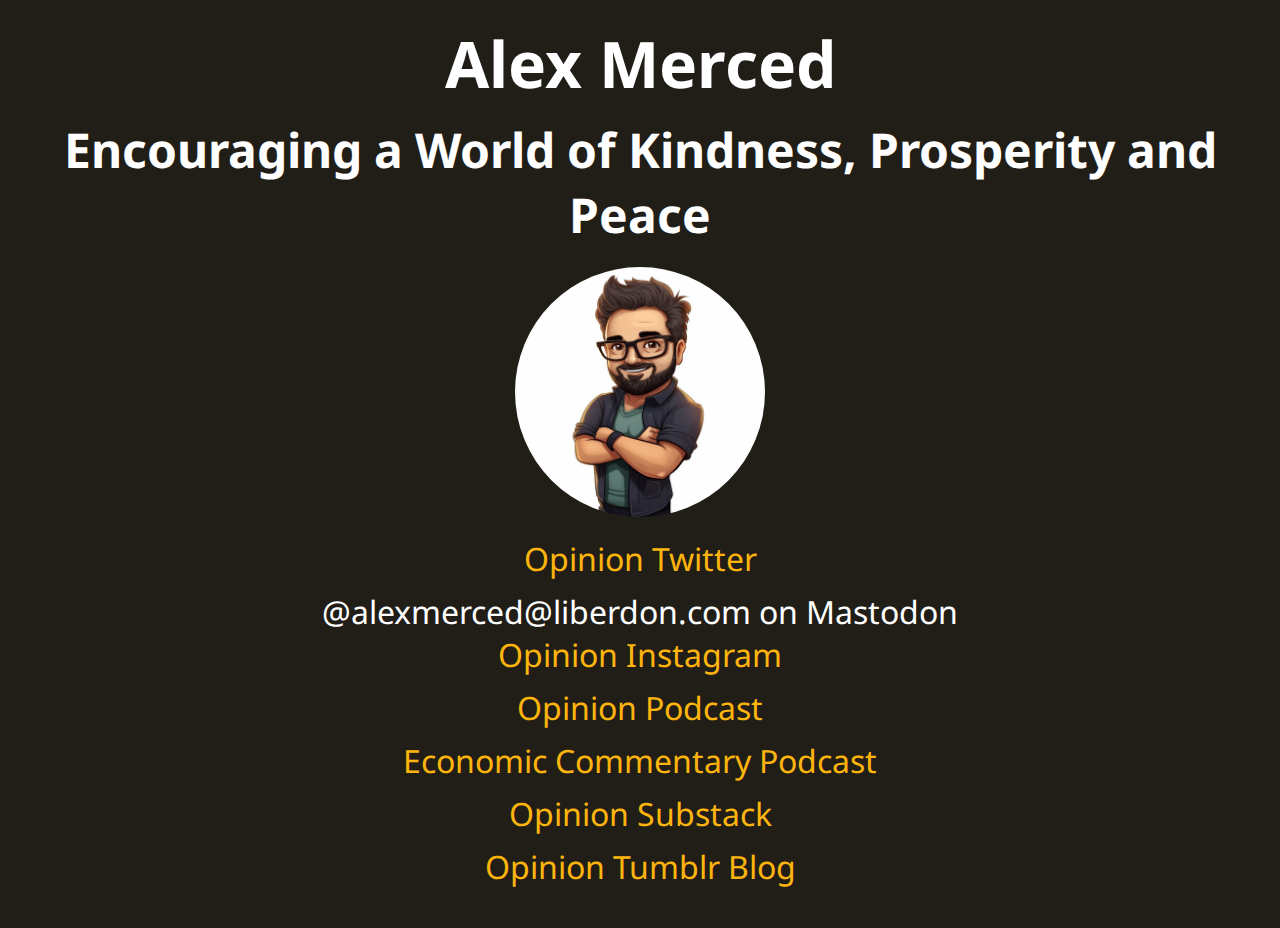
<file: opinion/index2.html>
<!DOCTYPE html>
<html lang="en"></html>
<html>
  <head>
        <!-- Google tag (gtag.js) -->
        <script
        async
        src="https://www.googletagmanager.com/gtag/js?id=G-E736JN9CDX"
      ></script>
      <script>
        window.dataLayer = window.dataLayer || [];
        function gtag() {
          dataLayer.push(arguments);
        }
        gtag("js", new Date());
  
        gtag("config", "G-E736JN9CDX");
      </script>
    <meta charset="UTF-8" />
    <meta name="viewport" content="width=device-width, initial-scale=1.0" />
    <link rel="icon" type="image/x-icon" href="/favicon.ico" />
    <title>Alex Merced - Opinion</title>
    <style>
      @import url("https://fonts.googleapis.com/css2?family=Noto+Sans&display=swap");

      /* Dark mode color scheme with CSS variables */
      :root {
        --background-color: rgb(33, 30, 24);
        --text-color: #ffffff;
        --link-color: #fdb50d;
        --link-hover-color: #e7d05f;
      }

      /* Basic reset for padding and margin */
      *,
      *::before,
      *::after {
        box-sizing: border-box;
        margin: 0;
        padding: 0;
      }

      body {
        background-color: var(--background-color);
        color: var(--text-color);
        font-family: "Noto Sans", Arial, sans-serif;
        margin: 0;
        padding: 20px;
        text-align: center;
        font-size: 2em;
      }

      /* Heading and subheading styles */
      h1,
      h2 {
        margin-bottom: 10px;
      }

      /* Styling for the circular image */
      .profile-pic {
        width: 250px; /* Image size */
        height: 250px; /* Image size */
        border-radius: 50%; /* Makes it circular */
        margin: 20px auto; /* Centers the image */
        overflow: hidden; /* Ensures the image stays within bounds */
      }

      .profile-pic img {
        width: 100%;
        height: auto;
      }

      /* Styling for the list of links */
      .links-list {
        list-style-type: none;
        margin: 20px 0;
      }

      .links-list a {
        display: block;
        color: var(--link-color);
        text-decoration: none;
        margin-bottom: 10px;
        transition: color 0.3s;
      }

      .links-list a:hover {
        color: var(--link-hover-color);
      }

      /* Mobile responsive */
      @media (max-width: 600px) {
        body {
          padding: 10px;
          font-size: 1.25em;
        }

        .profile-pic {
          width: 100px; /* Smaller size for mobile */
          height: 100px; /* Smaller size for mobile */
        }
      }
    </style>
  </head>
  <body>
    <h1>Alex Merced</h1>
    <h2>Encouraging a World of Kindness, Prosperity and Peace</h2>

    <div class="profile-pic">
      <img
        src="/avatar/alexmerced_chibi_vibrant_happy_software_developer_with_thick_gl_b55fdc53-c3ce-4617-b9d6-59352cd5c642.jpg"
        alt="Profile Picture"
      />
    </div>

    <ul class="links-list">
      <li>
        <a href="https://www.twitter.com/loveatarian" target="_blank"
          >Opinion Twitter</a
        >
      </li>
      <li>@alexmerced@liberdon.com on Mastodon</li>
      <li>
        <a href="https://www.instagram.com/alexmercedlibertarian" target="_blank"
          >Opinion Instagram</a
        >
      </li>
      <li>
        <a
          href="https://open.spotify.com/show/5cYbdb4q40zo0u4iHjZd9x?si=a3cd0b661bee4806"
          target="_blank"
          >Opinion Podcast</a
        >
      </li>
      <li>
        <a
          href="https://open.spotify.com/show/2V35nvmXHyMbA5SV1mQgh4?si=ec24348debeb4c1b"
          target="_blank"
          >Economic Commentary Podcast</a
        >
      </li>
      <li>
        <a
          href="https://loveatarian.substack.com/"
          target="_blank"
          >Opinion Substack</a
        >
      </li>
      <li>
        <a
          href="https://www.tumblr.com/positive-libertarian-thoughts"
          target="_blank"
          >Opinion Tumblr Blog</a
        >
      </li>
      <!-- Add more links as needed -->
    </ul>
  </body>
</html>
</file>
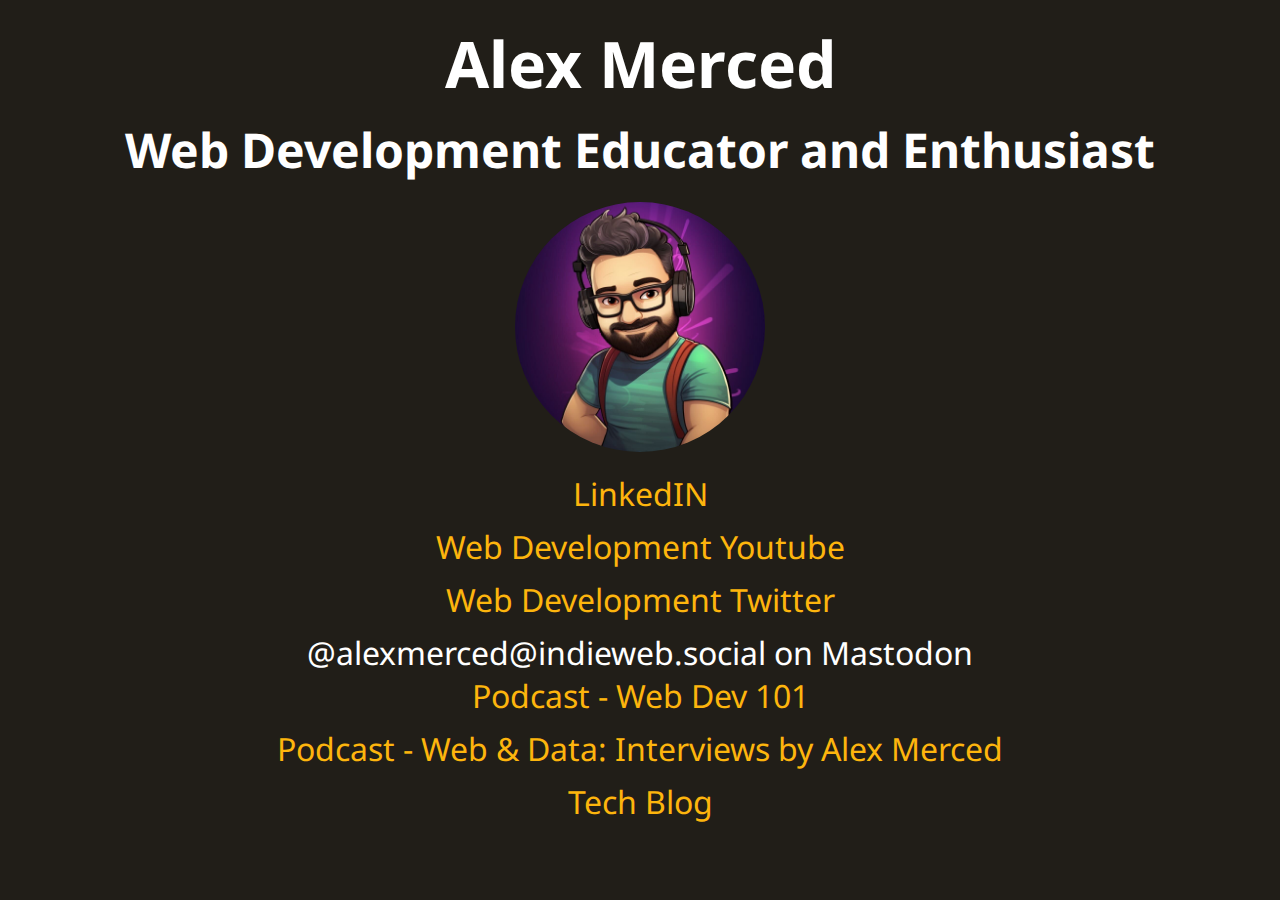
<file: web/index2.html>
<!DOCTYPE html>
<html lang="en"></html>
<html>
<head>
        <!-- Google tag (gtag.js) -->
        <script
        async
        src="https://www.googletagmanager.com/gtag/js?id=G-E736JN9CDX"
      ></script>
      <script>
        window.dataLayer = window.dataLayer || [];
        function gtag() {
          dataLayer.push(arguments);
        }
        gtag("js", new Date());
  
        gtag("config", "G-E736JN9CDX");
      </script>
    <meta charset="UTF-8">
    <meta name="viewport" content="width=device-width, initial-scale=1.0">
    <link rel="icon" type="image/x-icon" href="/favicon.ico">
    <title>Alex Merced - Web Dev</title>
    <style>

        @import url('https://fonts.googleapis.com/css2?family=Noto+Sans&display=swap');

        /* Dark mode color scheme with CSS variables */
        :root {
            --background-color: rgb(33, 30, 24);
            --text-color: #ffffff;
            --link-color: #fdb50d;
            --link-hover-color: #e7d05f;
        }

        /* Basic reset for padding and margin */
        *, *::before, *::after {
            box-sizing: border-box;
            margin: 0;
            padding: 0;
        }

        body {
            background-color: var(--background-color);
            color: var(--text-color);
            font-family: "Noto Sans", Arial, sans-serif;
            margin: 0;
            padding: 20px;
            text-align: center;
            font-size: 2em;
        }

        /* Heading and subheading styles */
        h1, h2 {
            margin-bottom: 10px;
        }

        /* Styling for the circular image */
        .profile-pic {
            width: 250px; /* Image size */
            height: 250px; /* Image size */
            border-radius: 50%; /* Makes it circular */
            margin: 20px auto; /* Centers the image */
            overflow: hidden; /* Ensures the image stays within bounds */
        }

        .profile-pic img {
            width: 100%;
            height: auto;
        }

        /* Styling for the list of links */
        .links-list {
            list-style-type: none;
            margin: 20px 0;
        }

        .links-list a {
            display: block;
            color: var(--link-color);
            text-decoration: none;
            margin-bottom: 10px;
            transition: color 0.3s;
        }

        .links-list a:hover {
            color: var(--link-hover-color);
        }

        /* Mobile responsive */
        @media (max-width: 600px) {
            body {
                padding: 10px;
                font-size: 1.25em;
            }

            .profile-pic {
                width: 100px; /* Smaller size for mobile */
                height: 100px; /* Smaller size for mobile */
            }
        }
    </style>
</head>
<body>

    <h1>Alex Merced</h1>
    <h2>Web Development Educator and Enthusiast</h2>

    <div class="profile-pic">
        <img src="/avatar/alexmerced_chibi_vibrant_happy_podcaster_with_thick_glasses_and_00fa867c-210d-4372-9cef-e4ce5a09e1d3.jpg" alt="Profile Picture">
    </div>

    <ul class="links-list">
        <li><a href="https://www.linkedin.com/in/alexmerced" target="_blank">LinkedIN</a></li>
        <li><a href="https://www.youtube.com/@alexmercedcoder" target="_blank">Web Development Youtube</a></li>
        <li><a href="https://www.twitter.com/alexmercedcoder" target="_blank">Web Development Twitter</a></li>
        <li>@alexmerced@indieweb.social on Mastodon</li>
        <li><a href="https://open.spotify.com/show/04ZuSb96sicLYm9xb3NpXC?si=686f2fecebc54d69" target="_blank">Podcast - Web Dev 101</a></li>
        <li><a href="https://open.spotify.com/show/0cPqvVmZdoqXFZeoxkL3Jy?si=e63a1c5f793a40d3" target="_blank">Podcast - Web & Data: Interviews by Alex Merced</a></li>
        <li><a href="https://tuts.alexmercedcoder.dev" target="_blank">Tech Blog</a></li>
        <!-- Add more links as needed -->
    </ul>

</body>
</html>
</file>
<file: lakehouse/style.css>
:root{
  --bg: #0b0e14;
  --panel: #111522;
  --panel-2: #0f1421;
  --text: #e6eaf3;
  --muted: #aab3c5;
  --accent: #7cc4ff;
  --accent-2:#98ffa6;
  --ring: rgba(124,196,255,0.35);
  --card: #111827;
  --card-border: #1f2937;
  --shadow: 0 10px 30px rgba(0,0,0,0.25);
  --radius: 16px;
}

@media (prefers-color-scheme: light){
  :root{
    --bg: #f7f8fb;
    --panel: #ffffff;
    --panel-2:#f3f6fb;
    --text: #0f172a;
    --muted: #4b5563;
    --accent: #2563eb;
    --accent-2:#059669;
    --ring: rgba(37,99,235,0.25);
    --card: #ffffff;
    --card-border: #e5e7eb;
    --shadow: 0 8px 24px rgba(15,23,42,0.08);
  }
}

*{box-sizing: border-box}
html,body{height:100%}
body{
  margin:0;
  font-family: Inter, system-ui, -apple-system, Segoe UI, Roboto, "Helvetica Neue", Arial, "Noto Sans", "Apple Color Emoji", "Segoe UI Emoji", "Segoe UI Symbol", sans-serif;
  color: var(--text);
  background: linear-gradient(120deg, var(--bg), var(--panel-2));
}

a{color: var(--accent); text-decoration: none}
a:hover{text-decoration: underline}

.layout{
  display: grid;
  grid-template-columns: 280px 1fr;
  gap: 24px;
  padding: 24px;
  max-width: 1300px;
  margin: 0 auto;
}

.sidebar{
  position: sticky;
  top: 24px;
  height: calc(100dvh - 48px);
  background: var(--panel);
  border: 1px solid var(--card-border);
  border-radius: var(--radius);
  box-shadow: var(--shadow);
  overflow: auto;
}
.sidebar-inner{padding: 16px}
.toc{margin-top: 12px}
.toc a{
  display: block;
  padding: 8px 10px;
  border-radius: 10px;
  color: var(--text);
}
.toc a:hover{background: var(--panel-2)}
.toc .toc-group{margin-bottom: 12px}
.toc .toc-title{
  font-weight: 700;
  margin: 12px 0 6px;
  font-size: 14px;
  color: var(--muted);
  text-transform: uppercase;
  letter-spacing: .08em;
}

.main{
  display: grid;
  gap: 24px;
}

.hero{
  display: grid;
  grid-template-columns: 1fr auto;
  gap: 24px;
  align-items: start;
  background: radial-gradient(1200px 300px at 0% -20%, rgba(124,196,255,0.18), transparent), var(--panel);
  border: 1px solid var(--card-border);
  padding: 24px;
  border-radius: var(--radius);
  box-shadow: var(--shadow);
}
.hero h1{margin: 0 0 6px}
.subtitle{margin: 0; color: var(--muted)}
.hero-actions{margin-top: 12px; display:flex; gap:10px; flex-wrap: wrap}
.hero-right{display:flex; gap:16px}
.stat{
  background: var(--panel-2);
  border: 1px solid var(--card-border);
  padding: 12px 16px;
  border-radius: 12px;
  text-align: center;
}
.stat-number{display:block; font-weight: 700; font-size: 22px}
.stat-label{font-size:12px; color: var(--muted)}

.controls{
  display: grid;
  gap: 12px;
  grid-template-columns: 1fr auto;
  align-items: center;
  background: var(--panel);
  border: 1px solid var(--card-border);
  padding: 16px;
  border-radius: var(--radius);
  box-shadow: var(--shadow);
}
.search-wrap{display:flex; gap:10px; align-items:center}
#searchInput{
  width: 100%;
  padding: 12px 14px;
  border-radius: 12px;
  border: 1px solid var(--card-border);
  background: var(--panel-2);
  color: var(--text);
  outline: none;
}
#searchInput:focus{box-shadow: 0 0 0 4px var(--ring); border-color: var(--accent)}
.filters-wrap{display:flex; gap:10px; flex-wrap: wrap}
.filter{
  display:flex; gap:8px; align-items:center;
  background: var(--panel-2);
  border: 1px solid var(--card-border);
  padding: 6px 10px;
  border-radius: 999px;
  font-size: 14px;
  color: var(--muted);
}

.sections{display: grid; gap: 16px}
.section{
  background: var(--panel);
  border: 1px solid var(--card-border);
  border-radius: var(--radius);
  box-shadow: var(--shadow);
  overflow: hidden;
}
.section-header{
  display:flex; justify-content: space-between; align-items:center;
  padding: 16px 16px;
  border-bottom: 1px solid var(--card-border);
  cursor: pointer;
}
.section-title{display:flex; align-items:center; gap:10px}
.section-title h2{margin:0; font-size: 18px}
.section-actions{display:flex; gap:10px}
.section-content{padding: 16px 16px 8px; display:none}
.section.open .section-content{display:block}

.subsection{margin-bottom: 18px}
.subsection h3{
  margin: 6px 0 10px;
  font-size: 16px;
  color: var(--muted);
  display:flex; align-items: center; gap: 8px;
}
.subsection h3 .badge{
  background: var(--panel-2);
  border: 1px solid var(--card-border);
  border-radius: 999px;
  padding: 2px 8px;
  font-size: 12px;
  color: var(--muted);
}

.grid{
  display:grid;
  grid-template-columns: repeat( auto-fit, minmax(260px, 1fr) );
  gap: 12px;
}

.card{
  background: var(--card);
  border: 1px solid var(--card-border);
  border-radius: 14px;
  padding: 14px;
  display:flex; flex-direction: column; gap:8px;
  transition: transform .12s ease, box-shadow .12s ease;
}
.card:hover{
  transform: translateY(-2px);
  box-shadow: 0 12px 30px rgba(0,0,0,0.22);
}
.card .title{font-weight:600; line-height:1.3}
.card .meta{
  display:flex; gap:8px; flex-wrap:wrap; align-items:center;
  font-size:12px; color: var(--muted);
}
.card .actions{margin-top:auto; display:flex; gap:8px; flex-wrap: wrap}

.btn{
  --_bg: var(--accent);
  --_fg: white;
  appearance: none;
  border: 1px solid transparent;
  padding: 10px 14px;
  line-height: 1;
  border-radius: 10px;
  background: var(--_bg);
  color: var(--_fg);
  cursor: pointer;
}
.btn:hover{filter: brightness(1.05)}
.btn:focus{outline: none; box-shadow: 0 0 0 4px var(--ring)}
.btn.primary{--_bg: var(--accent)}
.btn.secondary{--_bg: var(--panel-2); --_fg: var(--text); border-color: var(--card-border)}
.btn.ghost{--_bg: transparent; --_fg: var(--text); border-color: var(--card-border); background: var(--panel-2)}
.btn.small{padding: 8px 10px; font-size: 13px}

.footer{
  text-align:center;
  color: var(--muted);
  padding: 24px 10px 10px;
}

/* Responsive */
@media (max-width: 980px){
  .layout{grid-template-columns: 1fr}
  .sidebar{order: 2; position: static; height: auto}
  .hero{grid-template-columns: 1fr}
  .controls{grid-template-columns: 1fr}
}
</file>
<file: style.css>
/* ======================================================
   ThemeGen Design System
   Generated: 12/28/2025
====================================================== */

@import url('https://fonts.googleapis.com/css2?family=Oswald:wght@400;500;700&family=Poppins:wght@400;500;600&display=swap');

:root {
  /* Color Palette */
  --primary: #2a8ae5;
  --secondary: #e5842a;
  --accent: #135696;
  --background: #ffffff;
  --surface: #f1f2f4;
  --text: #000000;

  /* Typography */
  --font-heading: 'Oswald', sans-serif;
  --font-body: 'Poppins', sans-serif;

  /* Type Scale (1.25 Major Third) */
  --text-xs: 0.64rem;
  --text-sm: 0.8rem;
  --text-base: 1rem;
  --text-lg: 1.25rem;
  --text-xl: 1.563rem;
  --text-2xl: 1.953rem;
  --text-3xl: 2.441rem;
  --text-4xl: 3.052rem;

  /* Spacing */
  --container-max-width: 1200px; /* Standard desktop max width */
  --container-narrow: 600px;     /* For link pages */
}

/* ======================================================
   Reset & Base Styles
====================================================== */
*, *::before, *::after {
  box-sizing: border-box;
  margin: 0;
  padding: 0;
}

body {
  background-color: var(--background);
  color: var(--text);
  font-family: var(--font-body);
  font-size: var(--text-base);
  line-height: 1.6;
  min-height: 100vh;
  display: flex;
  flex-direction: column;
}

h1, h2, h3, h4, h5, h6 {
  font-family: var(--font-heading);
  line-height: 1.2;
  margin-bottom: 1rem;
  font-weight: 700;
}

h1 { font-size: var(--text-4xl); }
h2 { font-size: var(--text-3xl); }
h3 { font-size: var(--text-2xl); }

p { margin-bottom: 1rem; }

a {
  text-decoration: none;
  color: inherit;
  transition: opacity 0.2s ease;
}

ul { list-style: none; }

img {
  max-width: 100%;
  display: block;
}

/* ======================================================
   Layout
====================================================== */
.container {
  width: 100%;
  max-width: var(--container-narrow);
  margin: 0 auto;
  padding: 2rem 1rem;
  flex-grow: 1;
  display: flex;
  flex-direction: column;
  align-items: center;
}

header {
  text-align: center;
  margin-bottom: 3rem;
}

/* ======================================================
   Components
====================================================== */

/* Profile Avatar */
.avatar {
  width: 150px;
  height: 150px;
  border-radius: 50%;
  border: 4px solid var(--primary);
  object-fit: cover;
  box-shadow: 0 4px 10px rgba(0,0,0,0.1);
  margin: 0 auto 1.5rem auto;
}

/* Buttons */
.btn {
  display: inline-flex;
  justify-content: center;
  align-items: center;
  padding: 0.75rem 1.5rem;
  border-radius: 0.5rem;
  font-family: var(--font-body);
  font-weight: 600;
  cursor: pointer;
  transition: all 0.2s ease;
  width: 100%; /* For link pages, full width buttons look best */
  margin-bottom: 1rem;
  text-align: center;
  border: none;
}

.btn-primary {
  background-color: var(--primary);
  color: #ffffff;
}
.btn-primary:hover {
  background-color: var(--accent); /* Darker shade */
  transform: translateY(-2px);
  box-shadow: 0 4px 6px rgba(0,0,0,0.1);
}

.btn-secondary {
  background-color: var(--secondary);
  color: #000000;
}
.btn-secondary:hover {
  background-color: #d07623; /* Darker orange */
  transform: translateY(-2px);
  box-shadow: 0 4px 6px rgba(0,0,0,0.1);
}

/* Cards (if needed) */
.card {
  background-color: var(--surface);
  padding: 1.5rem;
  border-radius: 0.5rem;
  box-shadow: 0 2px 4px rgba(0,0,0,0.05);
  margin-bottom: 1rem;
}

/* Social Icon Nav */
.social-nav {
  display: flex;
  justify-content: center;
  gap: 1.5rem;
  margin-bottom: 2rem;
}

.social-nav a {
  color: var(--text);
  font-size: 1.5rem; /* Icon size */
}
.social-nav a:hover {
  color: var(--primary);
  transform: scale(1.1);
}

/* Forms */
input, textarea {
  width: 100%;
  padding: 0.75rem;
  border: 2px solid var(--accent);
  border-radius: 0.5rem;
  font-family: var(--font-body);
  margin-bottom: 1rem;
}
input:focus, textarea:focus {
  outline: none;
  box-shadow: 0 0 0 3px rgba(42, 138, 229, 0.2);
}

/* ======================================================
   Utilities
====================================================== */
.text-center { text-align: center; }
.text-muted { opacity: 0.7; }
.mb-2 { margin-bottom: 0.5rem; }
.mb-4 { margin-bottom: 1rem; }

/* Responsive */
@media (max-width: 600px) {
  :root {
    --text-4xl: 2.5rem;
  }
}
</file>
